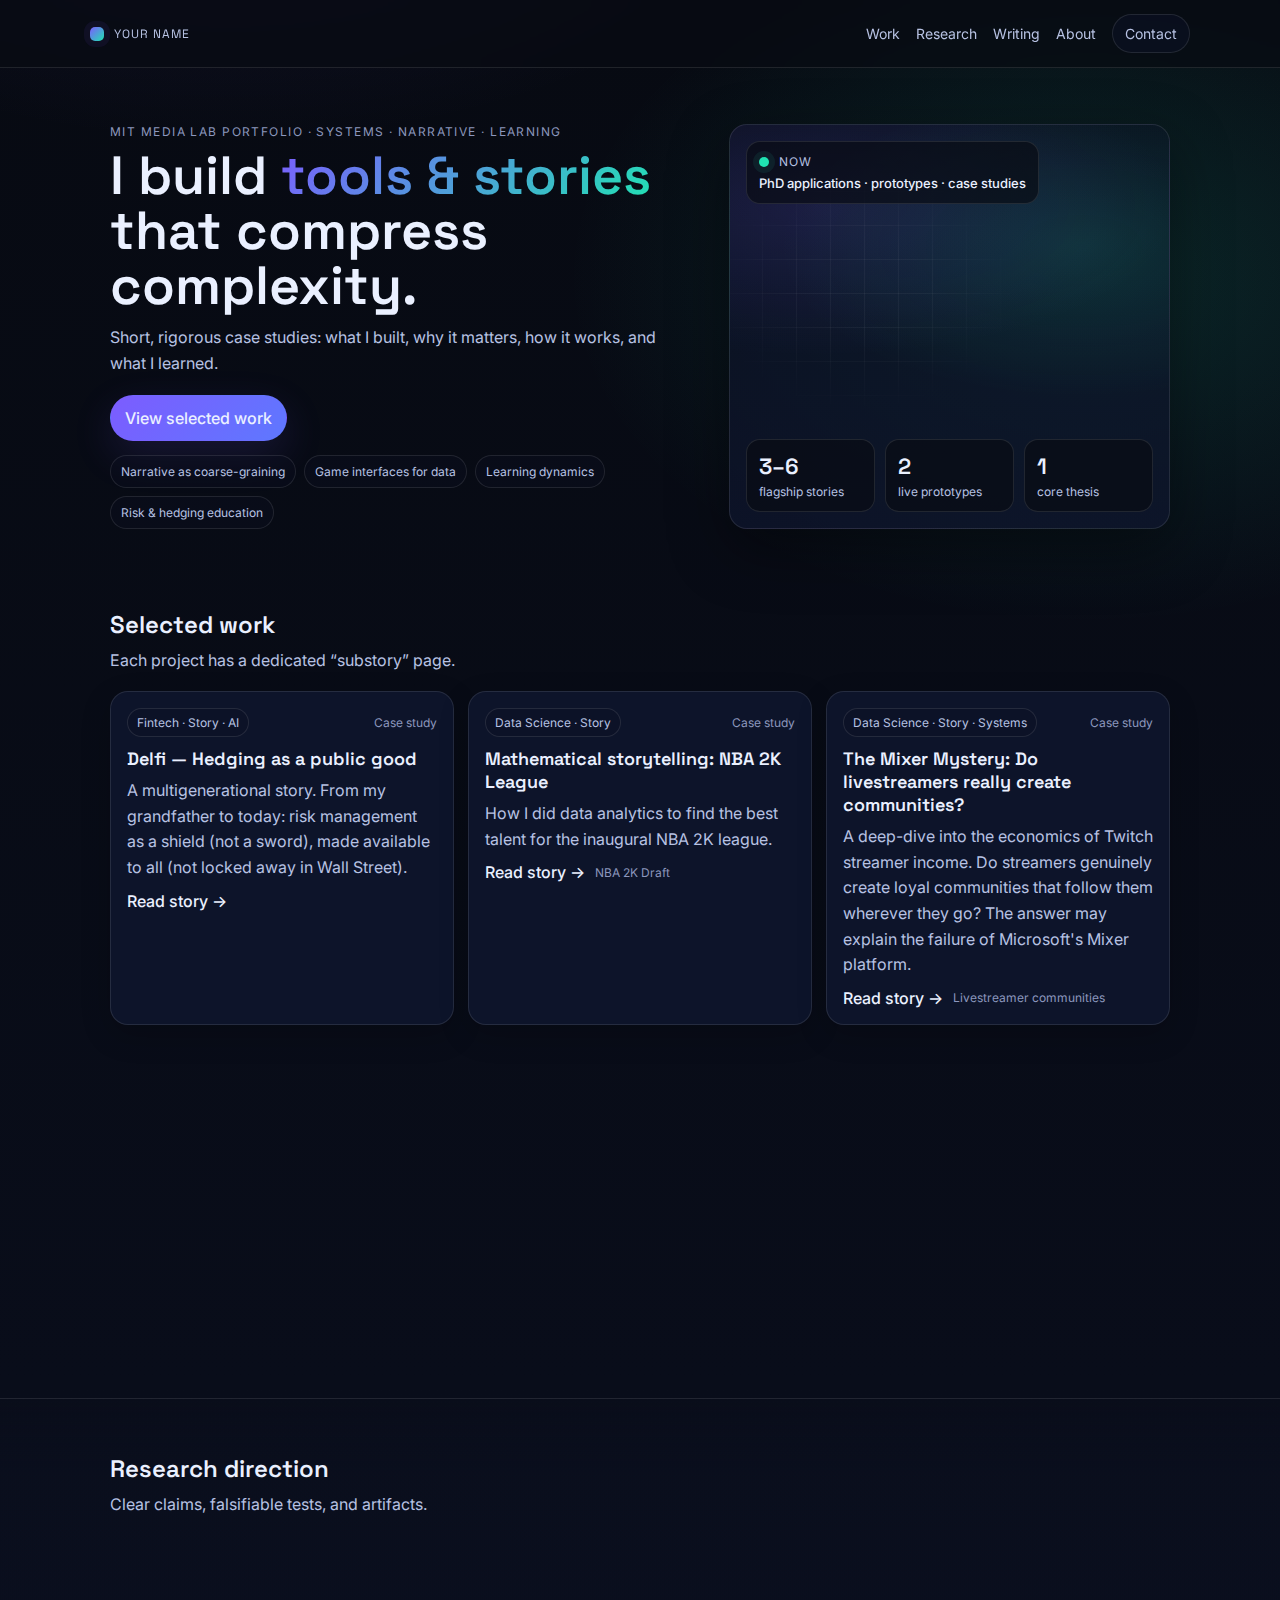
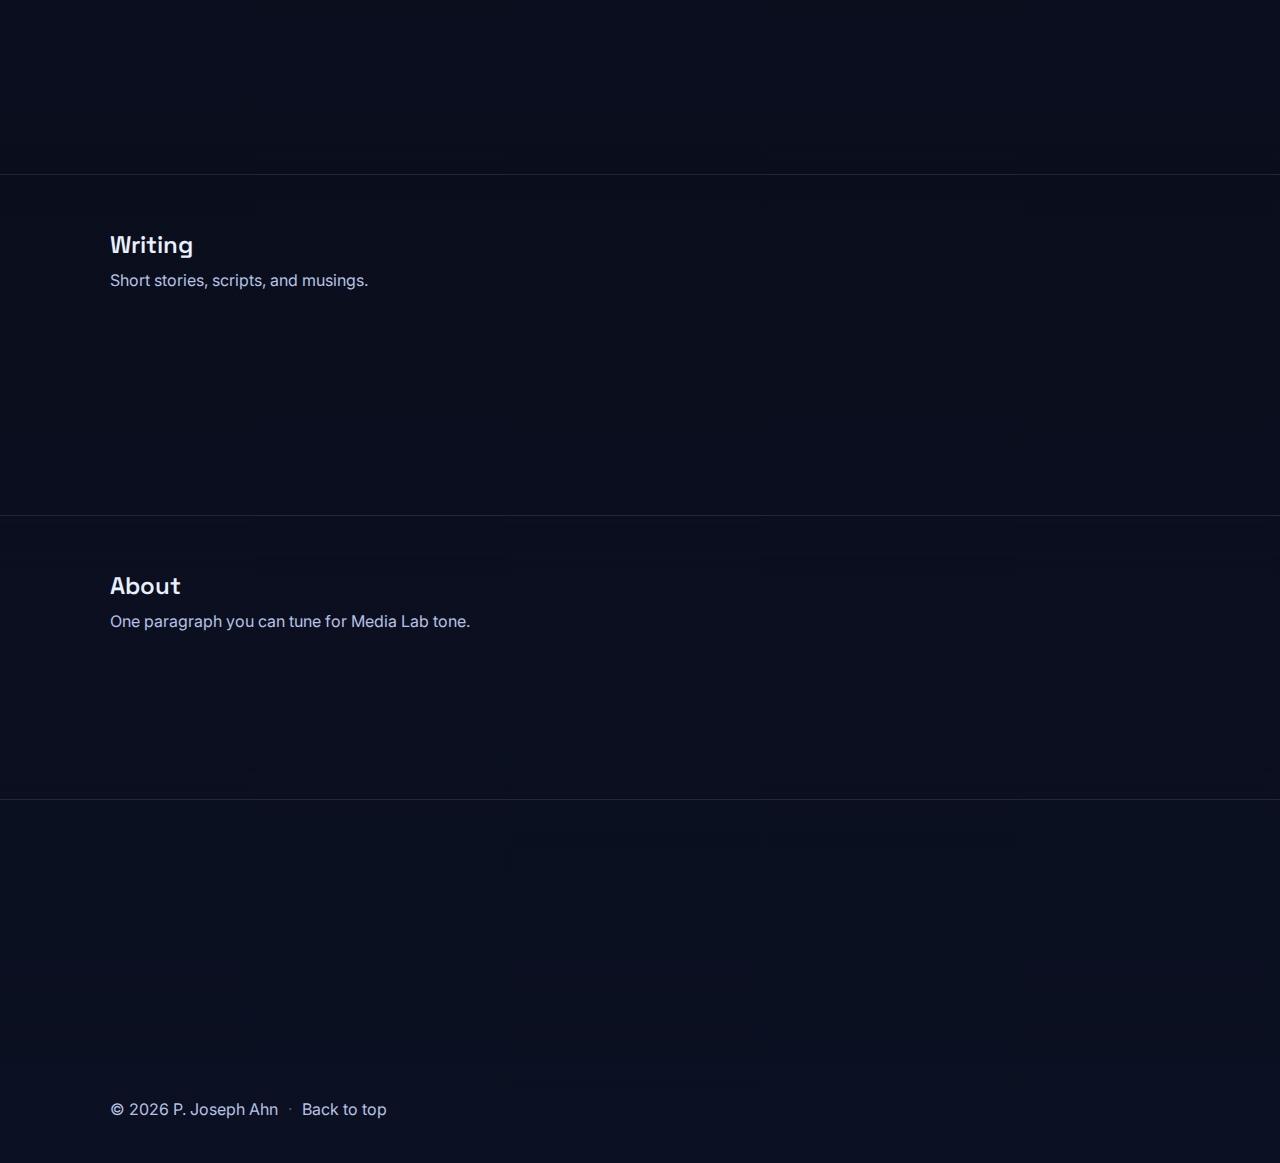
<file: index.html>
<!doctype html>
<html lang="en">
<head>
  <meta charset="utf-8" />
  <meta name="viewport" content="width=device-width,initial-scale=1" />
  <title>Your Name — Portfolio</title>
  <meta name="description" content="Designer-researcher portfolio: narrative systems, learning dynamics, and tool-building." />

  <!-- Social -->
  <meta property="og:title" content="P. Joseph Ahn — Portfolio" />
  <meta property="og:description" content="Designer-researcher portfolio: narrative systems, learning dynamics, and tool-building." />
  <meta property="og:type" content="website" />

  <!-- Fonts (swap if you want) -->
  <link rel="preconnect" href="https://fonts.googleapis.com">
  <link rel="preconnect" href="https://fonts.gstatic.com" crossorigin>
  <link href="https://fonts.googleapis.com/css2?family=Space+Grotesk:wght@400;500;600&family=Inter:wght@400;500;600&display=swap" rel="stylesheet">

  <link rel="stylesheet" href="./styles.css" />
</head>

<body>
  <a class="skip" href="#main">Skip to content</a>

  <header class="topbar">
    <div class="wrap topbar__inner">
      <a class="brand" href="./">
        <span class="brand__mark"></span>
        <span class="brand__text">YOUR NAME</span>
      </a>

      <nav class="nav">
        <a href="#work">Work</a>
        <a href="#research">Research</a>
        <a href="#writing">Writing</a>
        <a href="#about">About</a>
        <a class="nav__cta" href="#contact">Contact</a>
      </nav>
    </div>
  </header>

  <main id="main">
    <!-- HERO -->
    <section class="hero">
      <div class="wrap hero__inner">
        <div class="hero__copy">
          <p class="kicker">MIT Media Lab portfolio · systems · narrative · learning</p>
          <h1 class="hero__title">
            I build <span class="glow">tools & stories</span><br/>
            that compress complexity.
          </h1>
          <p class="hero__lede">
            Short, rigorous case studies: what I built, why it matters, how it works, and what I learned.
          </p>

          <div class="hero__actions">
            <a class="btn btn--primary" href="#work">View selected work</a>
          </div>

          <div class="chips" aria-label="Focus areas">
            <span class="chip">Narrative as coarse-graining</span>
            <span class="chip">Game interfaces for data</span>
            <span class="chip">Learning dynamics</span>
            <span class="chip">Risk & hedging education</span>
          </div>
        </div>

        <div class="hero__panel" role="img" aria-label="Abstract background panel">
          <div class="panel__grid"></div>
          <div class="panel__badge">
            <div class="badge__row">
              <span class="dot"></span>
              <span class="badge__label">Now</span>
            </div>
            <p class="badge__text">PhD applications · prototypes · case studies</p>
          </div>
          <div class="panel__stats">
            <div class="stat">
              <div class="stat__num">3–6</div>
              <div class="stat__label">flagship stories</div>
            </div>
            <div class="stat">
              <div class="stat__num">2</div>
              <div class="stat__label">live prototypes</div>
            </div>
            <div class="stat">
              <div class="stat__num">1</div>
              <div class="stat__label">core thesis</div>
            </div>
          </div>
        </div>
      </div>
    </section>

    <!-- WORK -->
    <section id="work" class="section">
      <div class="wrap">
        <div class="section__head">
          <h2>Selected work</h2>
          <p>Each project has a dedicated “substory” page.</p>
        </div>

        <div class="grid cards">
          <article class="card reveal">
            <div class="card__top">
              <span class="tag">Fintech · Story · AI</span>
              <span class="meta">Case study</span>
            </div>
            <h3>Delfi — Hedging as a public good</h3>
            <p>
              A multigenerational story. From my grandfather to today: risk management as a shield (not a sword), made available to all (not locked away in Wall Street).
            </p>
            <div class="card__actions">
              <a class="link" href="./stories/delfi/index.html">Read story →</a>
            </div>
          </article>

          <article class="card reveal">
            <div class="card__top">
              <span class="tag">Data Science · Story</span>
              <span class="meta">Case study</span>
            </div>
            <h3>Mathematical storytelling: NBA 2K League</h3>
            <p>
              How I did data analytics to find the best talent for the inaugural NBA 2K league.
            </p>
            <div class="card__actions">
              <a class="link" href="./stories/genji/index.html">Read story →</a>
              <span class="hint">NBA 2K Draft</span>
            </div>
          </article>

          <article class="card reveal">
            <div class="card__top">
              <span class="tag">Data Science · Story · Systems</span>
              <span class="meta">Case study</span>
            </div>
            <h3>The Mixer Mystery: Do livestreamers really create communities?</h3>
            <p>
              A deep-dive into the economics of Twitch streamer income. Do streamers genuinely create loyal communities that follow them wherever they go? The answer may explain the failure of Microsoft's Mixer platform.
            </p>
            <div class="card__actions">
              <a class="link" href="./stories/powerlaw/index.html">Read story →</a>
              <span class="hint">Livestreamer communities</span>
            </div>
          </article>

          <article class="card reveal">
            <div class="card__top">
              <span class="tag">Data Science · Story</span>
              <span class="meta">Case study</span>
            </div>
            <h3>Building data-science driven tools for Hearthstone players</h3>
            <p>
              What information can be drawn out of professional Hearthstone player decks, and how can we build tools to deliver insights in real-time? A path to worldwide #1
            </p>
            <div class="card__actions">
              <a class="link" href="./stories/hearthstone/index.html">Read story →</a>
              <span class="hint">"Card2Vec" - from spam filters to esports</span>
            </div>
          </article>


          <article class="card reveal">
            <div class="card__top">
              <span class="tag">Games · Research</span>
              <span class="meta">Prototype</span>
            </div>
            <h3>Narrative quest generator - WIP</h3>
            <p>
              A constrained simulation for testing narrative as efficient coarse-graining in complex systems.
            </p>
            <div class="card__actions">
              <a class="link" href="./stories/quest-generator.html">Read story →</a>
              <span class="hint">(create this page next)</span>
            </div>
          </article>

        </div>
      </div>
    </section>

    <!-- RESEARCH -->
    <section id="research" class="section section--alt">
      <div class="wrap">
        <div class="section__head">
          <h2>Research direction</h2>
          <p>Clear claims, falsifiable tests, and artifacts.</p>
        </div>

        <div class="grid two">
          <div class="panel reveal">
            <h3>Thesis</h3>
            <p>
              Narrative can act as an efficient compression / coarse-graining operator for far-from-equilibrium systems.
              The portfolio tests this with interactive interfaces and measurable prediction tasks.
            </p>
          </div>

          <div class="panel reveal">
            <h3>What I measure</h3>
            <ul class="list">
              <li>Compression vs predictive retention</li>
              <li>Human prediction accuracy vs model prediction accuracy</li>
              <li>Intervention studies (what narrative edits change outcomes?)</li>
              <li>Learning dynamics under constrained representations</li>
            </ul>
          </div>
        </div>
      </div>
    </section>

    <!-- WRITING -->
    <section id="writing" class="section">
      <div class="wrap">
        <div class="section__head">
          <h2>Writing</h2>
          <p>Short stories, scripts, and musings.</p>
        </div>

        <div class="stack">
          <a class="row reveal" href="./stories/writing-01.html">
            <div>
              <div class="row__title">Huldra: A Short Horror Film</div>
              <div class="row__meta">Short film script · 5 min read</div>
            </div>
            <span class="row__arrow">→</span>
          </a>

          <a class="row reveal" href="./stories/writing-02.html">
            <div>
              <div class="row__title">Narrative as a renormalization operator (toy models)</div>
              <div class="row__meta">Draft · 7 min read</div>
            </div>
            <span class="row__arrow">→</span>
          </a>
        </div>
      </div>
    </section>

    <!-- ABOUT -->
    <section id="about" class="section section--alt">
      <div class="wrap">
        <div class="section__head">
          <h2>About</h2>
          <p>One paragraph you can tune for Media Lab tone.</p>
        </div>

        <div class="panel reveal">
          <p>
            I’m a builder-researcher focused on the interface between mathematical structure and human narrative.
            I prototype interactive systems (often game-like) to test whether “story” can serve as a measurable,
            efficient representation for prediction and decision-making.
          </p>
        </div>
      </div>
    </section>

    <!-- CONTACT -->
    <section id="contact" class="section">
      <div class="wrap">
        <div class="cta reveal">
          <h2>Contact</h2>
          <p>Links below.</p>
          <div class="cta__actions">
            <a class="btn btn--ghost" href="https://github.com/pjahn89">GitHub</a>
            <a class="btn btn--ghost" href="https://www.linkedin.com/in/YOURUSERNAME/">LinkedIn</a>
          </div>
        </div>
      </div>
    </section>

    <footer class="footer">
      <div class="wrap footer__inner">
        <span>© <span id="y"></span> P. Joseph Ahn</span>
        <span class="footer__sep">·</span>
        <a href="#main">Back to top</a>
      </div>
    </footer>
  </main>

  <script src="./script.js"></script>
</body>
</html>
</file>
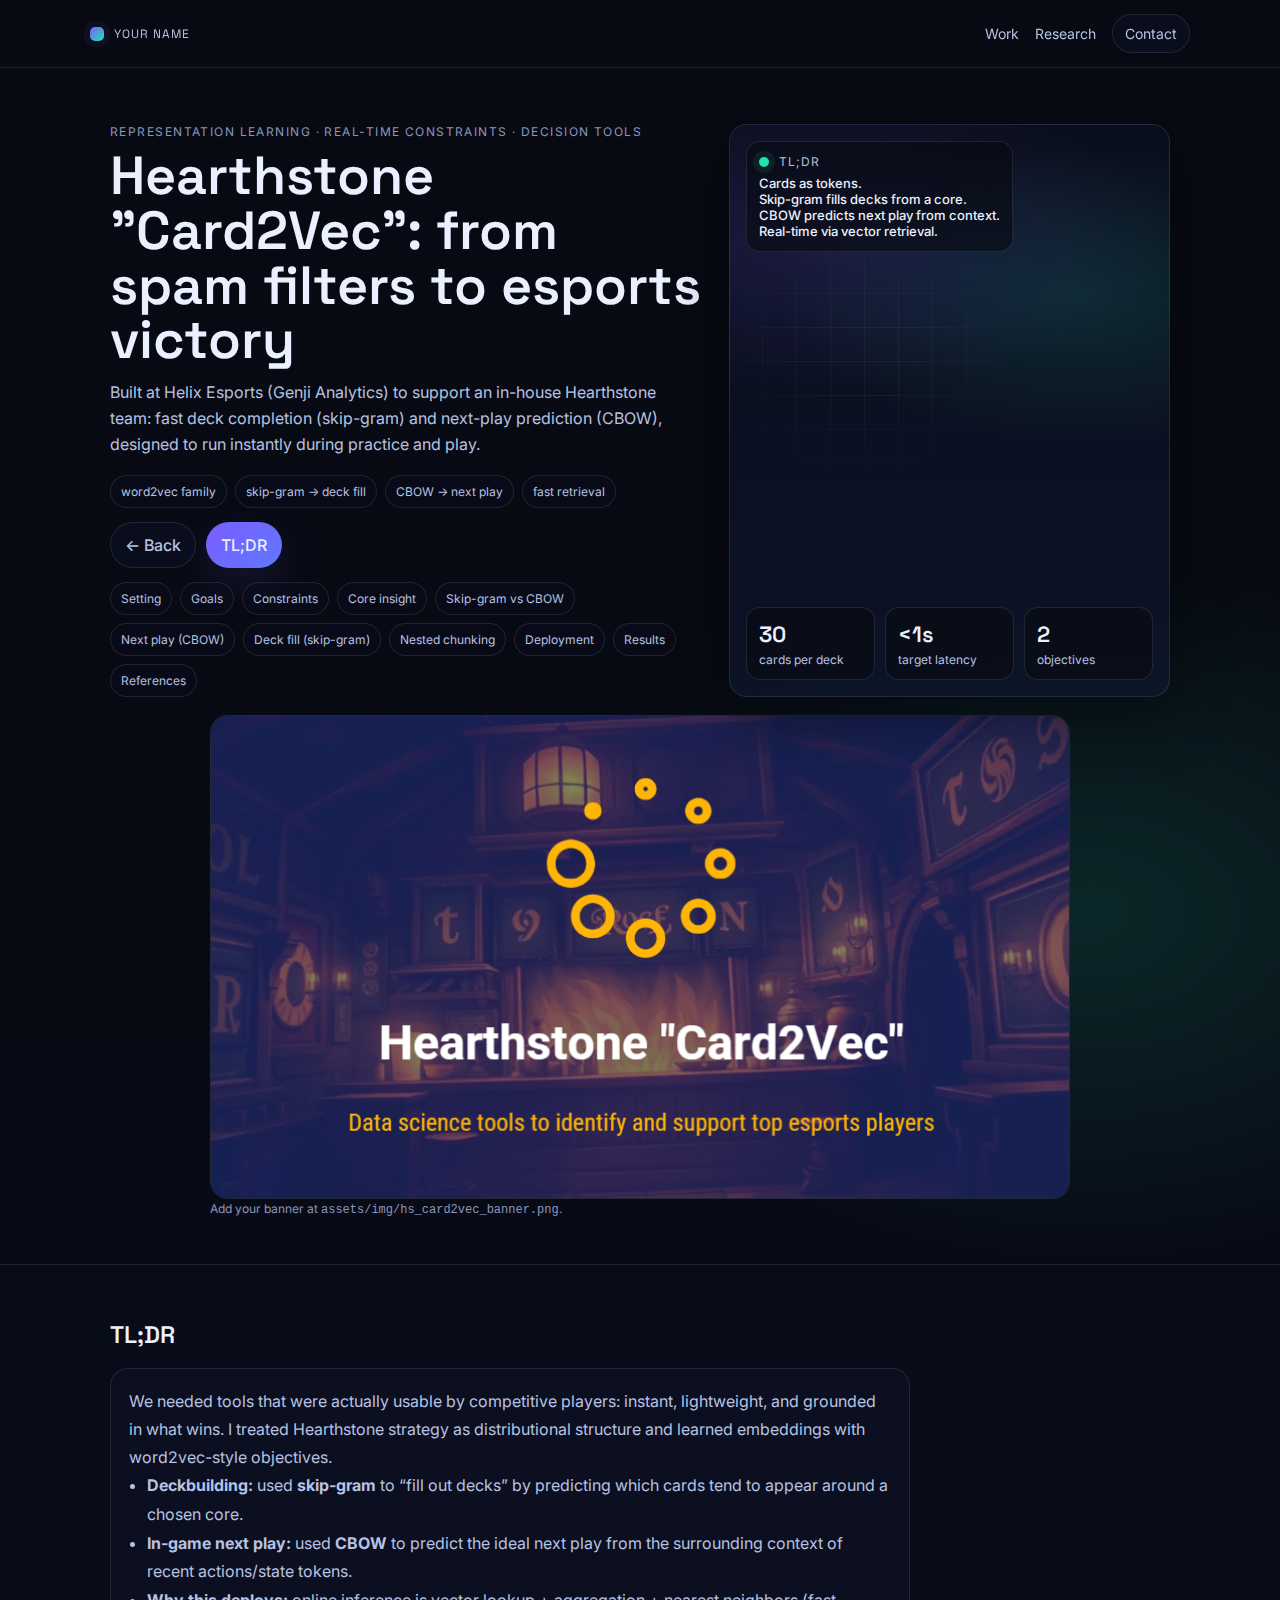
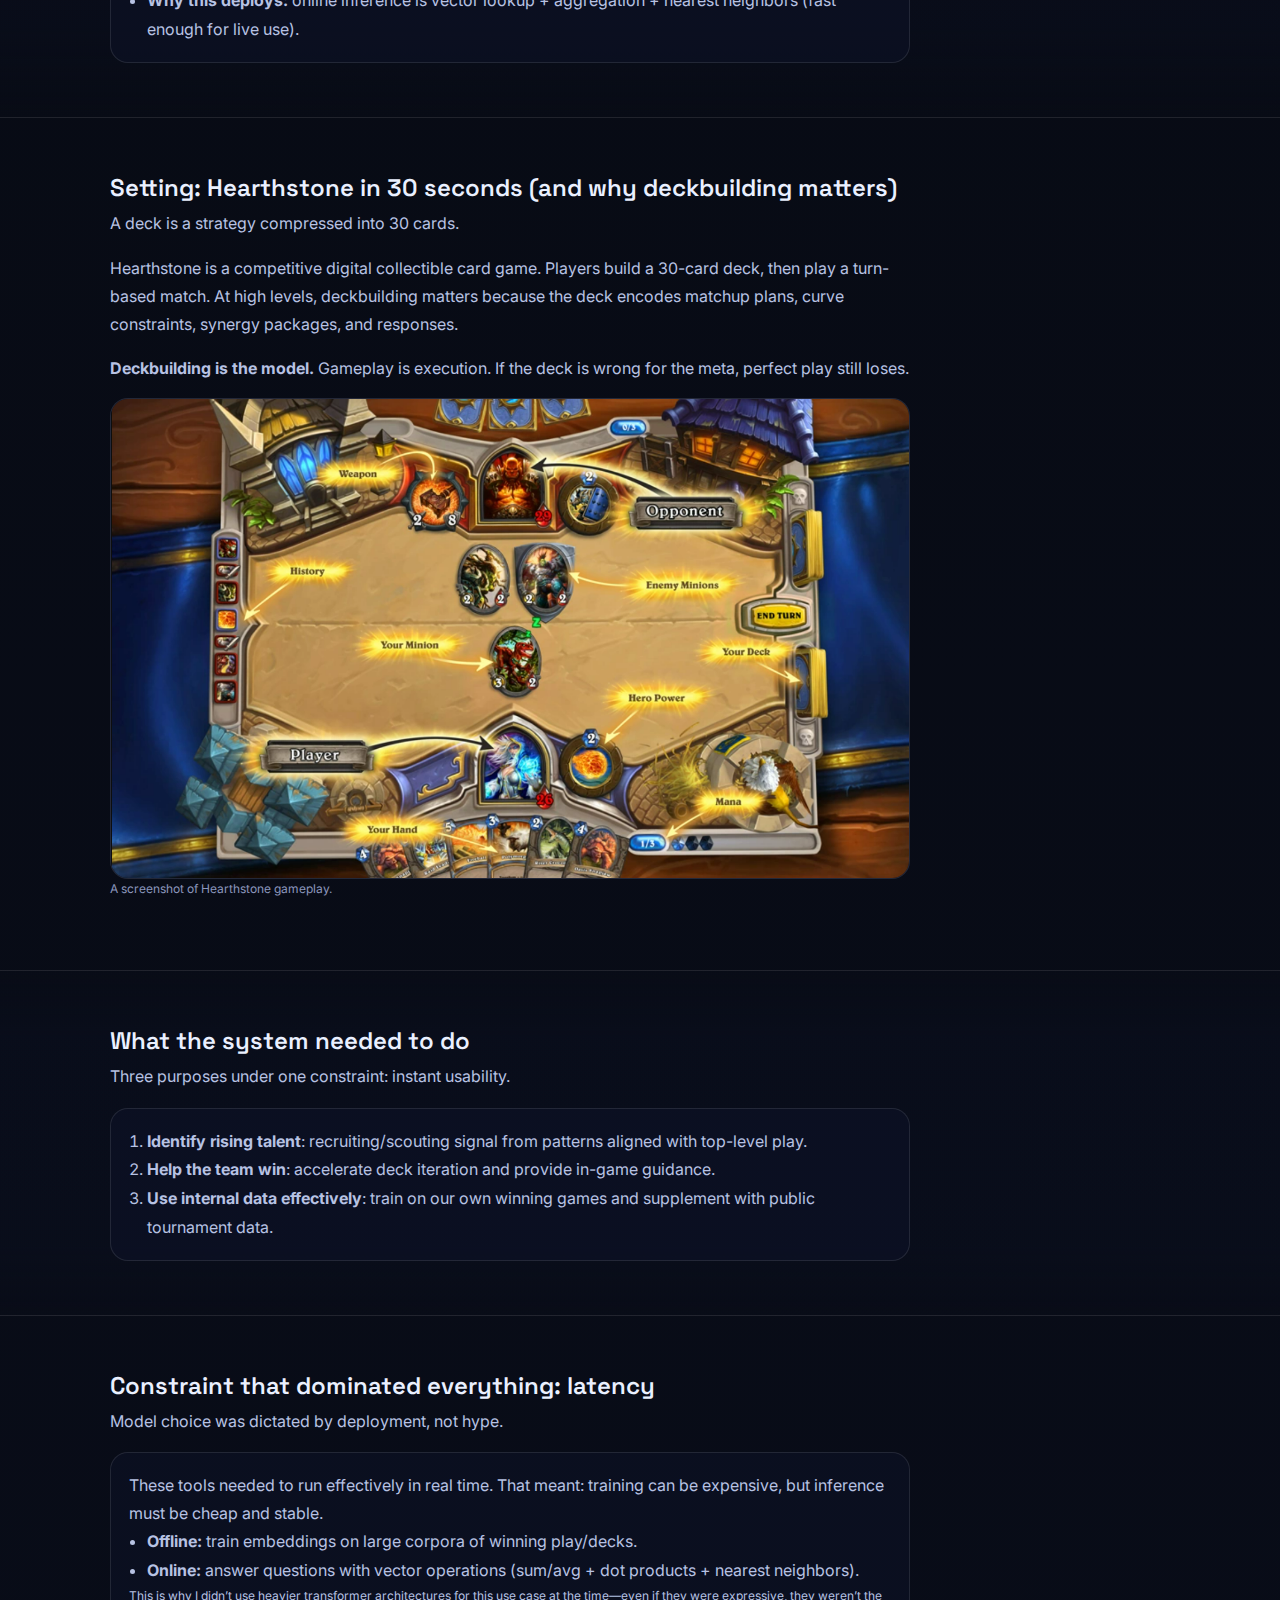
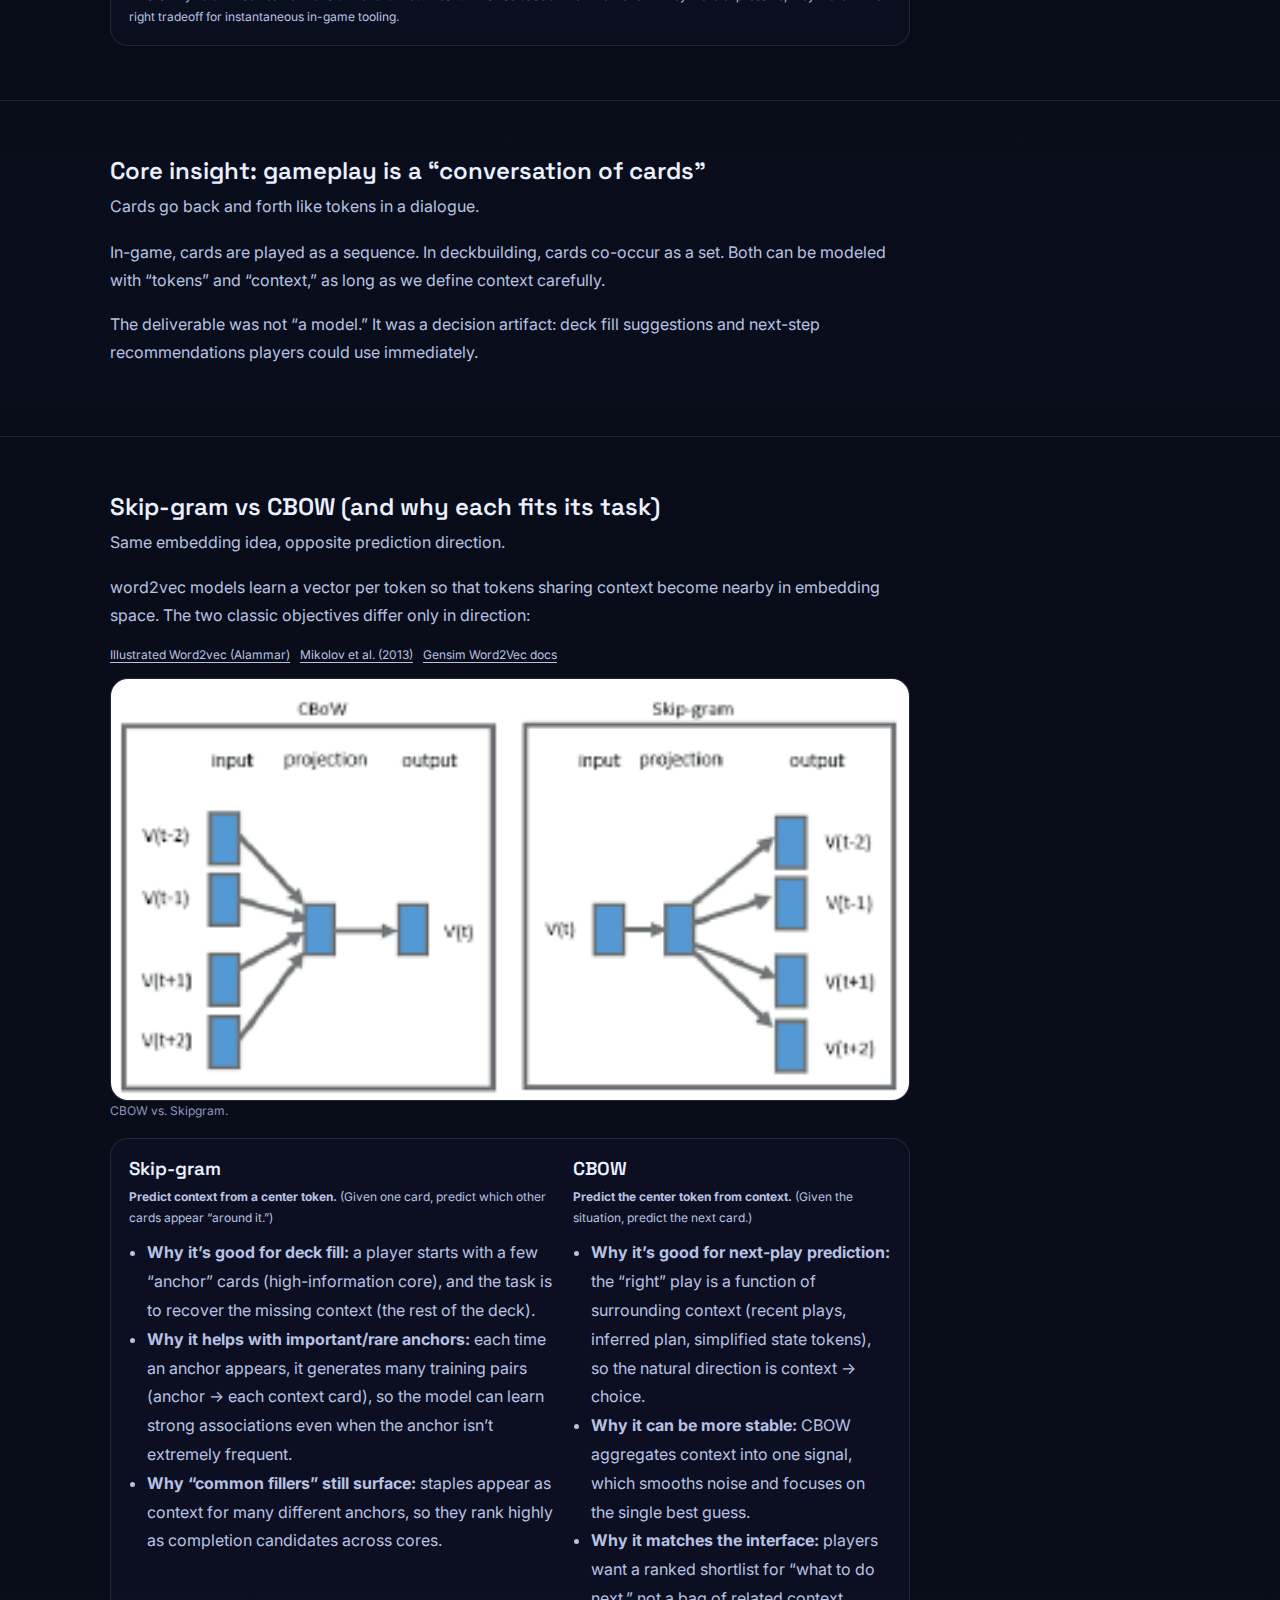
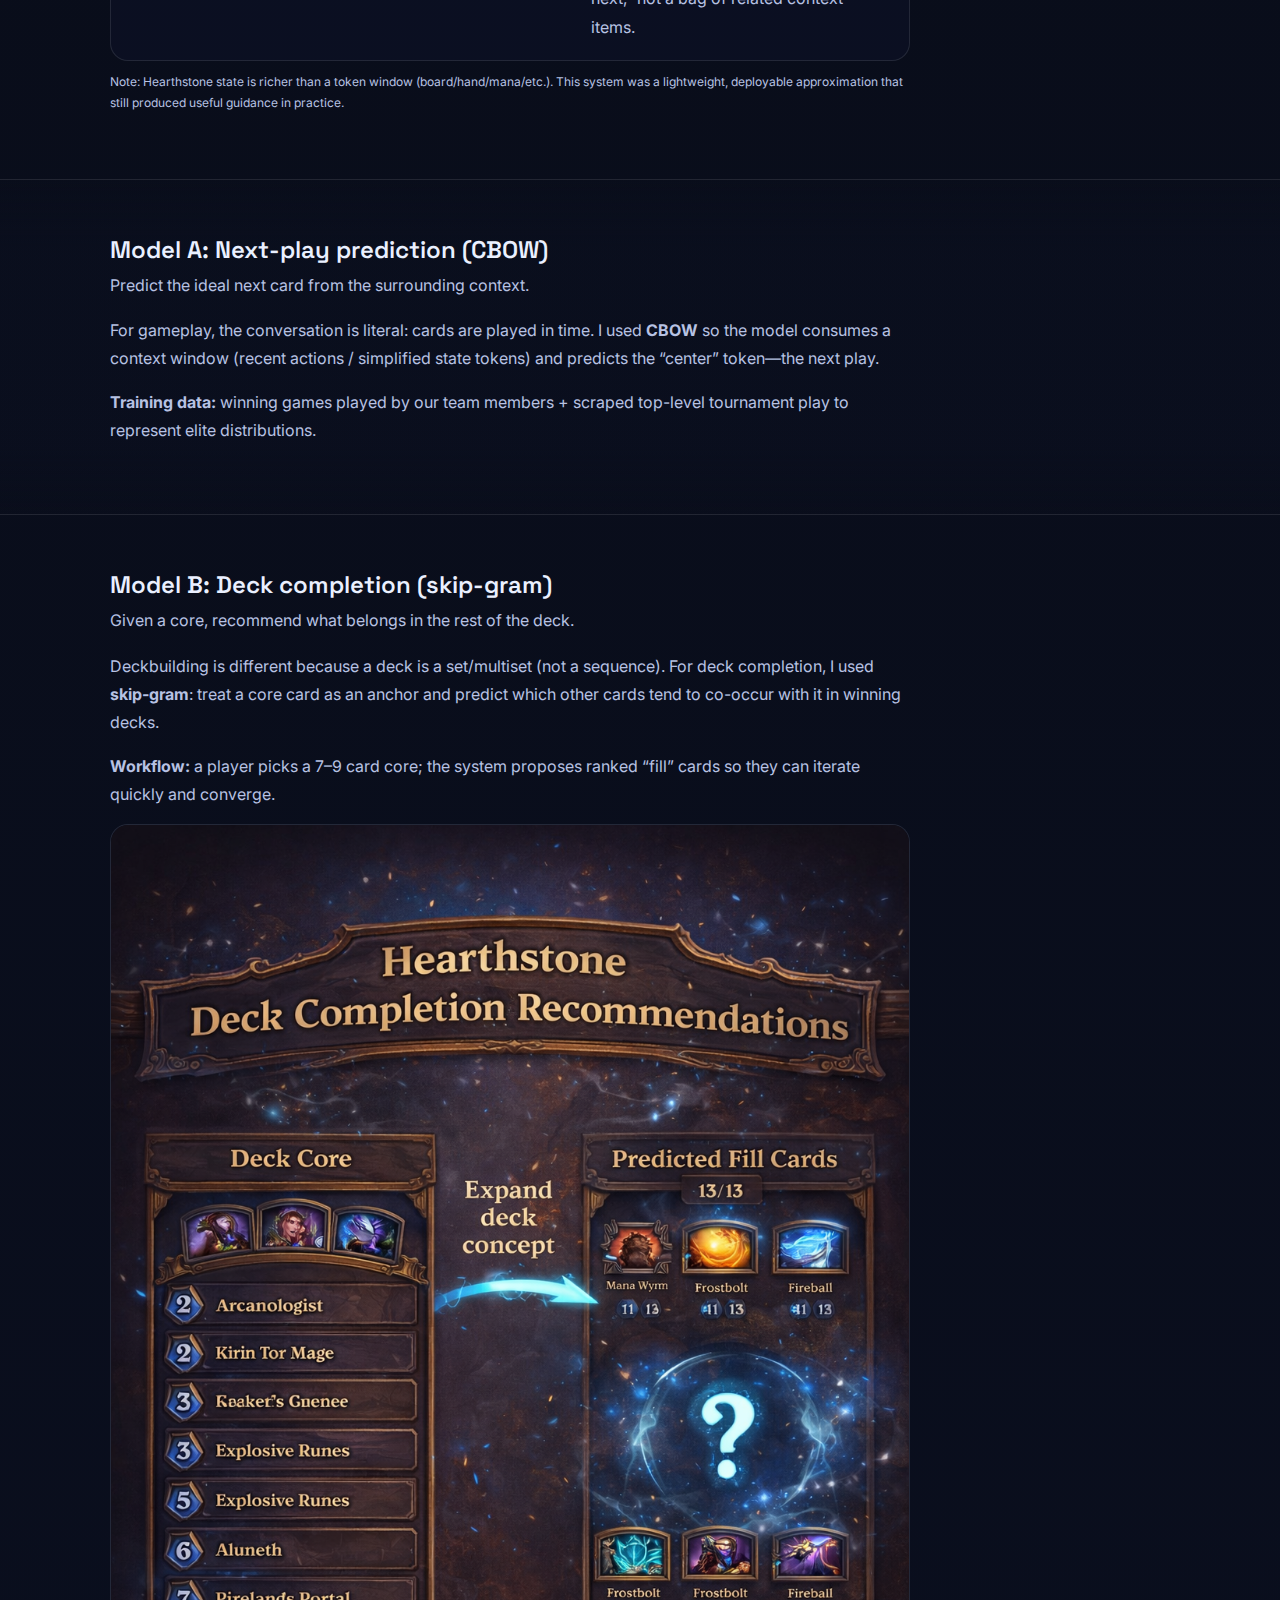
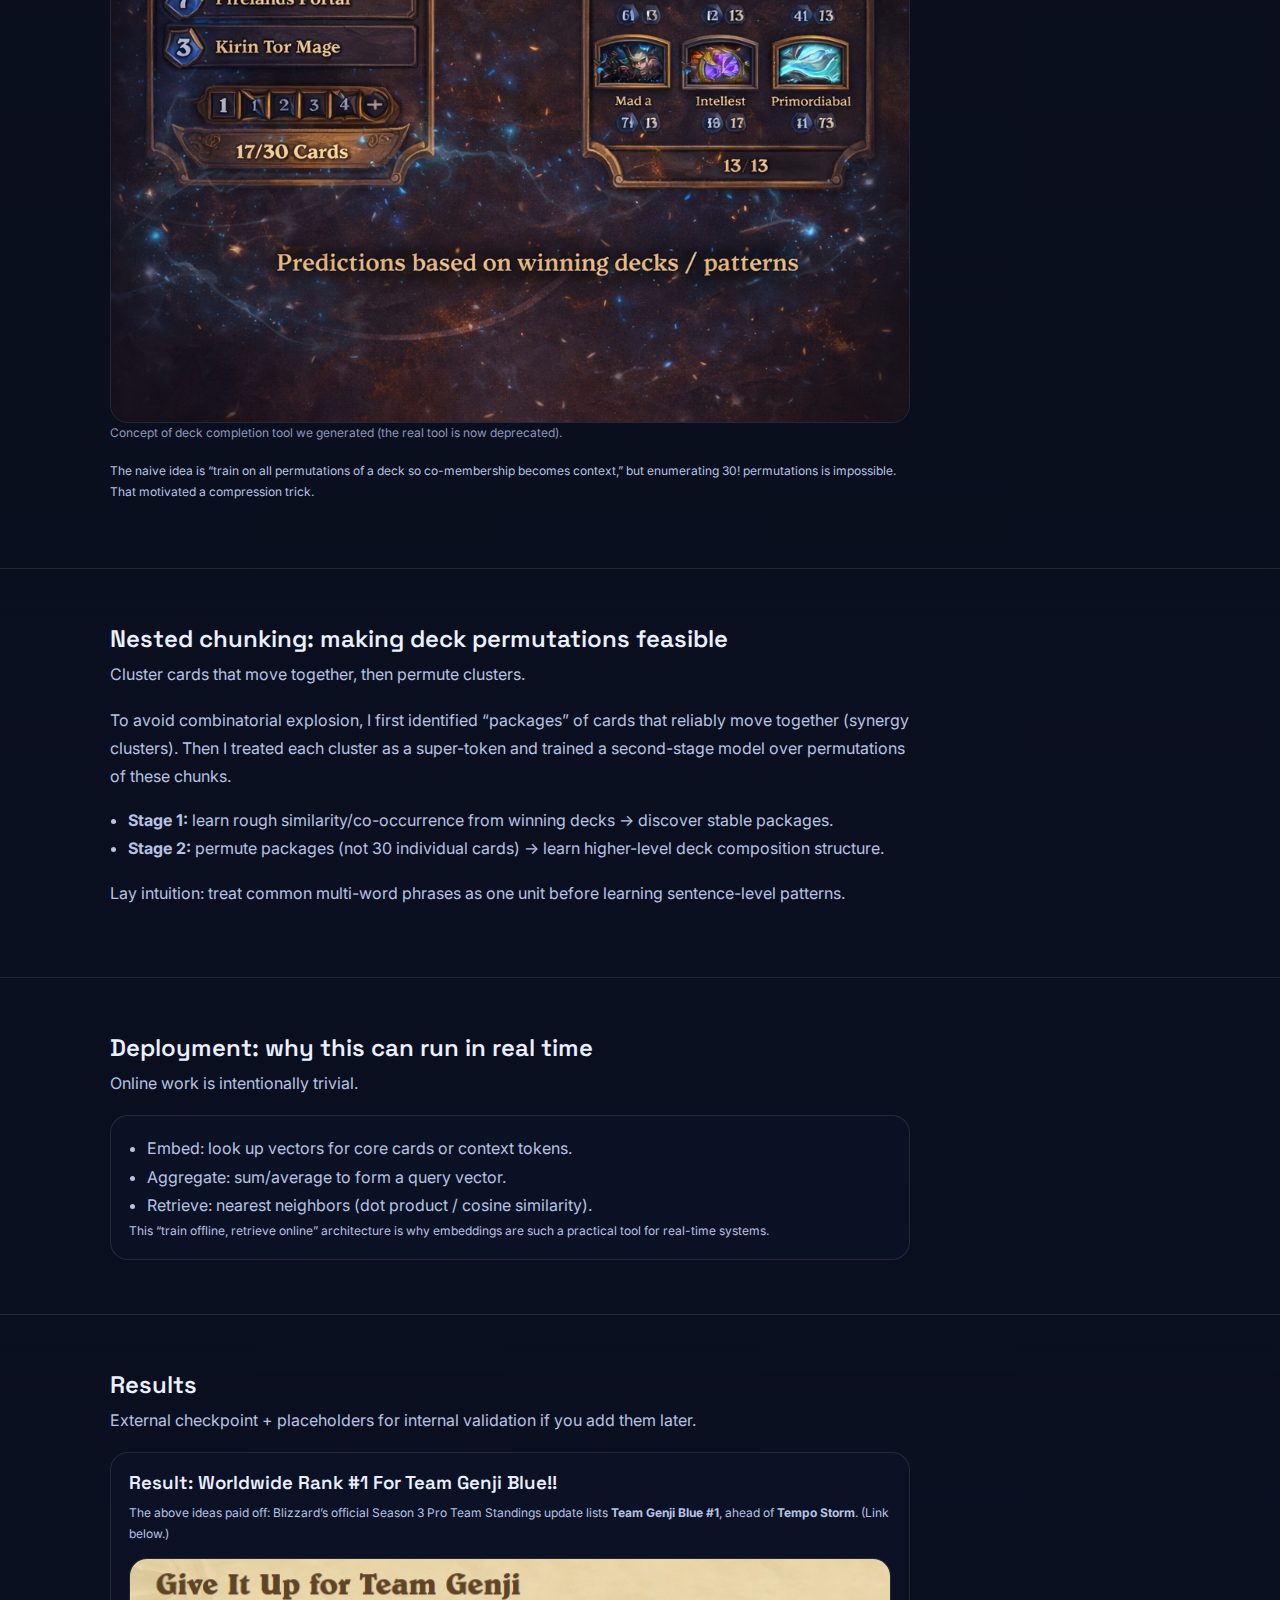
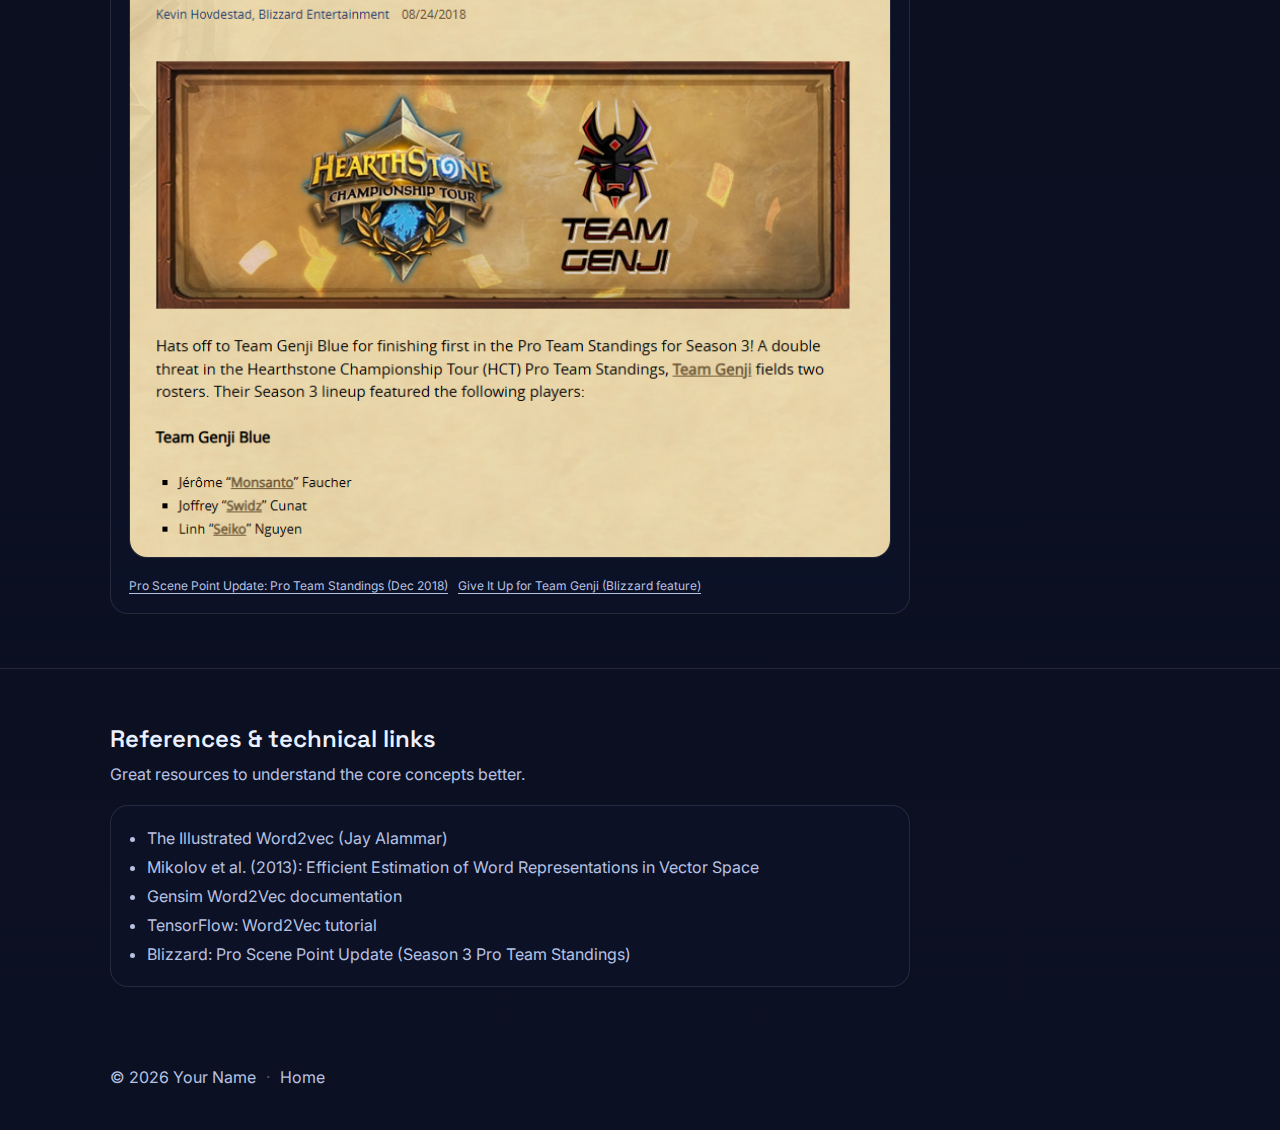
<file: stories/hearthstone/index.html>
<!doctype html>
<html lang="en">
<head>
  <meta charset="utf-8" />
  <meta name="viewport" content="width=device-width,initial-scale=1" />
  <title>Hearthstone "Card2Vec" — Fast embeddings for deckbuilding + next-play prediction</title>
  <meta name="description" content="At Helix Esports (Genji Analytics): word2vec-style embeddings trained on winning gameplay + top decks to enable instant deck completion and tactical guidance." />

  <meta property="og:title" content="Hearthstone Card2Vec — Fast embeddings for deckbuilding + next-play prediction" />
  <meta property="og:description" content="Skip-gram for deck fill; CBOW for next-play prediction. Built for real-time competitive constraints." />
  <meta property="og:type" content="website" />

  <link rel="preconnect" href="https://fonts.googleapis.com">
  <link rel="preconnect" href="https://fonts.gstatic.com" crossorigin>
  <link href="https://fonts.googleapis.com/css2?family=Space+Grotesk:wght@400;500;600&family=Inter:wght@400;500;600&display=swap" rel="stylesheet">

  <link rel="stylesheet" href="../../styles.css" />

  <!-- Small safety helpers so the page stays readable even if you tweak global CSS -->
  <style>
    .prose{ max-width: 80ch; }
    .prose p{ line-height: 1.75; color: var(--muted); }
    .mini{ color: var(--faint); font-size: 12px; line-height: 1.6; }
    .links{ display:flex; flex-wrap:wrap; gap:10px; }
    .links a{ text-decoration: underline; text-underline-offset: 3px; color: var(--muted); }
    .links a:hover{ color: var(--text); }

    .toc{ display:flex; flex-wrap:wrap; gap:8px; margin-top:14px; }
    .toc__item{
      font-size:12px; padding:8px 10px; border-radius:999px;
      border:1px solid var(--line); background:#0b102255; color: var(--muted);
    }
    .toc__item:hover{ color: var(--text); border-color:#ffffff33; }

    .two-col{ display:grid; grid-template-columns: 1.15fr .85fr; gap:14px; }
    @media (max-width: 980px){ .two-col{ grid-template-columns: 1fr; } }

    .codeblock{
      margin: 10px 0 0; padding: 12px;
      border-radius: var(--radius);
      border: 1px solid var(--line);
      background: #070A12aa;
      overflow-x: auto;
    }
    .codeblock code{ color: #cfd6ff; font-size: 12px; line-height: 1.5; }
  </style>
</head>

<body>
  <header class="topbar">
    <div class="wrap topbar__inner">
      <a class="brand" href="../../">
        <span class="brand__mark"></span>
        <span class="brand__text">YOUR NAME</span>
      </a>
      <nav class="nav">
        <a href="../../#work">Work</a>
        <a href="../../#research">Research</a>
        <a class="nav__cta" href="../../#contact">Contact</a>
      </nav>
    </div>
  </header>

  <main>
    <!-- HERO -->
    <section class="hero">
      <div class="wrap hero__inner">
        <div class="hero__copy">
          <p class="kicker">Representation learning · Real-time constraints · Decision tools</p>
          <h1 class="hero__title">Hearthstone "Card2Vec": from spam filters to esports victory</h1>
          <p class="hero__lede">
            Built at Helix Esports (Genji Analytics) to support an in-house Hearthstone team:
            fast deck completion (skip-gram) and next-play prediction (CBOW), designed to run instantly during practice and play.
          </p>

          <div class="chips">
            <span class="chip">word2vec family</span>
            <span class="chip">skip-gram → deck fill</span>
            <span class="chip">CBOW → next play</span>
            <span class="chip">fast retrieval</span>
          </div>

          <div class="hero__actions" style="margin-top:14px">
            <a class="btn btn--ghost" href="../../#work">← Back</a>
            <a class="btn btn--primary" href="#tldr">TL;DR</a>
          </div>

          <div class="toc">
            <a class="toc__item" href="#setting">Setting</a>
            <a class="toc__item" href="#goals">Goals</a>
            <a class="toc__item" href="#constraints">Constraints</a>
            <a class="toc__item" href="#insight">Core insight</a>
            <a class="toc__item" href="#word2vec">Skip-gram vs CBOW</a>
            <a class="toc__item" href="#modelA">Next play (CBOW)</a>
            <a class="toc__item" href="#modelB">Deck fill (skip-gram)</a>
            <a class="toc__item" href="#nested">Nested chunking</a>
            <a class="toc__item" href="#deploy">Deployment</a>
            <a class="toc__item" href="#results">Results</a>
            <a class="toc__item" href="#refs">References</a>
          </div>
        </div>

        <div class="hero__panel">
          <div class="panel__grid"></div>

          <div class="panel__badge">
            <div class="badge__row">
              <span class="dot"></span>
              <span class="badge__label">TL;DR</span>
            </div>
            <p class="badge__text">
              Cards as tokens.<br/>
              Skip-gram fills decks from a core.<br/>
              CBOW predicts next play from context.<br/>
              Real-time via vector retrieval.
            </p>
          </div>

          <div class="panel__stats">
            <div class="stat">
              <div class="stat__num">30</div>
              <div class="stat__label">cards per deck</div>
            </div>
            <div class="stat">
              <div class="stat__num">&lt;1s</div>
              <div class="stat__label">target latency</div>
            </div>
            <div class="stat">
              <div class="stat__num">2</div>
              <div class="stat__label">objectives</div>
            </div>
          </div>
        </div>
      </div>

      <!-- IMAGE SLOT: Banner (you will provide) -->
      <!-- Put your banner at: assets/img/hs_card2vec_banner.png -->
      <div class="wrap" style="margin-top:18px">
        <figure class="figure figure--narrow figure--frame">
          <img src="../../assets/img/hs_card2vec_banner.png" alt="Hearthstone card2vec banner" />
          <figcaption class="mini">Add your banner at <code>assets/img/hs_card2vec_banner.png</code>.</figcaption>
        </figure>
      </div>
    </section>

    <!-- TL;DR -->
    <section id="tldr" class="section section--alt">
      <div class="wrap">
        <div class="section__head">
          <h2>TL;DR</h2>
        </div>

        <div class="panel prose">
          <p>
            We needed tools that were actually usable by competitive players: instant, lightweight, and grounded in what wins.
            I treated Hearthstone strategy as distributional structure and learned embeddings with word2vec-style objectives.
          </p>

          <ul class="list">
            <li><strong>Deckbuilding:</strong> used <strong>skip-gram</strong> to “fill out decks” by predicting which cards tend to appear around a chosen core.</li>
            <li><strong>In-game next play:</strong> used <strong>CBOW</strong> to predict the ideal next play from the surrounding context of recent actions/state tokens.</li>
            <li><strong>Why this deploys:</strong> online inference is vector lookup + aggregation + nearest neighbors (fast enough for live use).</li>
          </ul>
        </div>
      </div>
    </section>

    <!-- Setting -->
    <section id="setting" class="section">
      <div class="wrap">
        <div class="section__head">
          <h2>Setting: Hearthstone in 30 seconds (and why deckbuilding matters)</h2>
          <p>A deck is a strategy compressed into 30 cards.</p>
        </div>

        <div class="prose">
          <p>
            Hearthstone is a competitive digital collectible card game. Players build a 30-card deck, then play a turn-based match.
            At high levels, deckbuilding matters because the deck encodes matchup plans, curve constraints, synergy packages, and responses.
          </p>

          <p class="callout">
            <strong>Deckbuilding is the model.</strong> Gameplay is execution. If the deck is wrong for the meta, perfect play still loses.
          </p>

          <!-- IMAGE SLOT: Hearthstone gameplay -->
          <!-- Add: assets/img/hs_gameplay.png -->
          <figure class="figure figure--narrow figure--contain">
            <img src="../../assets/img/hs_gameplay.png" alt="Hearthstone gameplay placeholder" />
            <figcaption class="mini">A screenshot of Hearthstone gameplay</code>.</figcaption>
          </figure>
        </div>
      </div>
    </section>

    <!-- Goals -->
    <section id="goals" class="section section--alt">
      <div class="wrap">
        <div class="section__head">
          <h2>What the system needed to do</h2>
          <p>Three purposes under one constraint: instant usability.</p>
        </div>

        <div class="panel prose">
          <ol class="list">
            <li><strong>Identify rising talent</strong>: recruiting/scouting signal from patterns aligned with top-level play.</li>
            <li><strong>Help the team win</strong>: accelerate deck iteration and provide in-game guidance.</li>
            <li><strong>Use internal data effectively</strong>: train on our own winning games and supplement with public tournament data.</li>
          </ol>
        </div>
      </div>
    </section>

    <!-- Constraints -->
    <section id="constraints" class="section">
      <div class="wrap">
        <div class="section__head">
          <h2>Constraint that dominated everything: latency</h2>
          <p>Model choice was dictated by deployment, not hype.</p>
        </div>

        <div class="panel prose">
          <p>
            These tools needed to run effectively in real time. That meant:
            training can be expensive, but inference must be cheap and stable.
          </p>
          <ul class="list">
            <li><strong>Offline:</strong> train embeddings on large corpora of winning play/decks.</li>
            <li><strong>Online:</strong> answer questions with vector operations (sum/avg + dot products + nearest neighbors).</li>
          </ul>

          <p class="mini">
            This is why I didn’t use heavier transformer architectures for this use case at the time—even if they were expressive,
            they weren’t the right tradeoff for instantaneous in-game tooling.
          </p>
        </div>
      </div>
    </section>

    <!-- Insight -->
    <section id="insight" class="section section--alt">
      <div class="wrap">
        <div class="section__head">
          <h2>Core insight: gameplay is a “conversation of cards”</h2>
          <p>Cards go back and forth like tokens in a dialogue.</p>
        </div>

        <div class="prose">
          <p>
            In-game, cards are played as a sequence. In deckbuilding, cards co-occur as a set.
            Both can be modeled with “tokens” and “context,” as long as we define context carefully.
          </p>

          <p class="callout">
            The deliverable was not “a model.” It was a decision artifact: deck fill suggestions and next-step recommendations players could use immediately.
          </p>
        </div>
      </div>
    </section>

    <!-- Skip-gram vs CBOW -->
    <section id="word2vec" class="section">
      <div class="wrap">
        <div class="section__head">
          <h2>Skip-gram vs CBOW (and why each fits its task)</h2>
          <p>Same embedding idea, opposite prediction direction.</p>
        </div>

        <div class="prose">
          <p>
            word2vec models learn a vector per token so that tokens sharing context become nearby in embedding space.
            The two classic objectives differ only in direction:
          </p>

          <div class="links mini">
            <a href="https://jalammar.github.io/illustrated-word2vec/" target="_blank" rel="noopener noreferrer">Illustrated Word2vec (Alammar)</a>
            <a href="https://arxiv.org/abs/1301.3781" target="_blank" rel="noopener noreferrer">Mikolov et al. (2013)</a>
            <a href="https://radimrehurek.com/gensim/models/word2vec.html" target="_blank" rel="noopener noreferrer">Gensim Word2Vec docs</a>
          </div>

          <!-- IMAGE SLOT: Skip-gram vs CBOW diagram -->
          <!-- Add: assets/img/word2vec_skipgram_cbow.png -->
          <figure class="figure figure--narrow figure--contain">
            <img src="../../assets/img/word2vec_skipgram_cbow.png" alt="Skip-gram vs CBOW diagram placeholder" />
            <figcaption class="mini">CBOW vs. Skipgram</code>.</figcaption>
          </figure>

          <div class="panel">
            <div class="two-col">
              <div>
                <h3 style="margin:0 0 6px; font-family: var(--font-display); font-weight:600;">Skip-gram</h3>
                <p class="mini" style="margin:0 0 10px;">
                  <strong>Predict context from a center token.</strong>
                  (Given one card, predict which other cards appear “around it.”)
                </p>
                <ul class="list">
                  <li><strong>Why it’s good for deck fill:</strong> a player starts with a few “anchor” cards (high-information core), and the task is to recover the missing context (the rest of the deck).</li>
                  <li><strong>Why it helps with important/rare anchors:</strong> each time an anchor appears, it generates many training pairs (anchor → each context card), so the model can learn strong associations even when the anchor isn’t extremely frequent.</li>
                  <li><strong>Why “common fillers” still surface:</strong> staples appear as context for many different anchors, so they rank highly as completion candidates across cores.</li>
                </ul>
              </div>

              <div>
                <h3 style="margin:0 0 6px; font-family: var(--font-display); font-weight:600;">CBOW</h3>
                <p class="mini" style="margin:0 0 10px;">
                  <strong>Predict the center token from context.</strong>
                  (Given the situation, predict the next card.)
                </p>
                <ul class="list">
                  <li><strong>Why it’s good for next-play prediction:</strong> the “right” play is a function of surrounding context (recent plays, inferred plan, simplified state tokens), so the natural direction is context → choice.</li>
                  <li><strong>Why it can be more stable:</strong> CBOW aggregates context into one signal, which smooths noise and focuses on the single best guess.</li>
                  <li><strong>Why it matches the interface:</strong> players want a ranked shortlist for “what to do next,” not a bag of related context items.</li>
                </ul>
              </div>
            </div>
          </div>

          <p class="mini" style="margin-top:10px;">
            Note: Hearthstone state is richer than a token window (board/hand/mana/etc.). This system was a lightweight, deployable approximation
            that still produced useful guidance in practice.
          </p>
        </div>
      </div>
    </section>

    <!-- Model A: Next play (CBOW) -->
    <section id="modelA" class="section section--alt">
      <div class="wrap">
        <div class="section__head">
          <h2>Model A: Next-play prediction (CBOW)</h2>
          <p>Predict the ideal next card from the surrounding context.</p>
        </div>

        <div class="prose">
          <p>
            For gameplay, the conversation is literal: cards are played in time.
            I used <strong>CBOW</strong> so the model consumes a context window (recent actions / simplified state tokens)
            and predicts the “center” token—the next play.
          </p>

          <p class="callout">
            <strong>Training data:</strong> winning games played by our team members + scraped top-level tournament play to represent elite distributions.
          </p>


        </div>
      </div>
    </section>

    <!-- Model B: Deck fill (Skip-gram) -->
    <section id="modelB" class="section">
      <div class="wrap">
        <div class="section__head">
          <h2>Model B: Deck completion (skip-gram)</h2>
          <p>Given a core, recommend what belongs in the rest of the deck.</p>
        </div>

        <div class="prose">
          <p>
            Deckbuilding is different because a deck is a set/multiset (not a sequence).
            For deck completion, I used <strong>skip-gram</strong>: treat a core card as an anchor and predict which other cards tend to co-occur with it
            in winning decks.
          </p>

          <p class="callout">
            <strong>Workflow:</strong> a player picks a 7–9 card core; the system proposes ranked “fill” cards so they can iterate quickly and converge.
          </p>

          <!-- IMAGE SLOT: deck completion UI -->
          <!-- Add: assets/img/hs_deck_completion.png -->
          <figure class="figure figure--narrow figure--contain">
            <img src="../../assets/img/hs_deck_completion.png" alt="Deck completion UI placeholder" />
            <figcaption class="mini">Concept of deck completion tool we generated (the real tool is now deprecated)</code>.</figcaption>
          </figure>

          <p class="mini">
            The naive idea is “train on all permutations of a deck so co-membership becomes context,” but enumerating 30! permutations is impossible.
            That motivated a compression trick.
          </p>
        </div>
      </div>
    </section>

    <!-- Nested chunking -->
    <section id="nested" class="section section--alt">
      <div class="wrap">
        <div class="section__head">
          <h2>Nested chunking: making deck permutations feasible</h2>
          <p>Cluster cards that move together, then permute clusters.</p>
        </div>

        <div class="prose">
          <p>
            To avoid combinatorial explosion, I first identified “packages” of cards that reliably move together (synergy clusters).
            Then I treated each cluster as a super-token and trained a second-stage model over permutations of these chunks.
          </p>

          <ul class="list">
            <li><strong>Stage 1:</strong> learn rough similarity/co-occurrence from winning decks → discover stable packages.</li>
            <li><strong>Stage 2:</strong> permute packages (not 30 individual cards) → learn higher-level deck composition structure.</li>
          </ul>

          <p class="callout">
            Lay intuition: treat common multi-word phrases as one unit before learning sentence-level patterns.
          </p>
        </div>
      </div>
    </section>

    <!-- Deployment -->
    <section id="deploy" class="section">
      <div class="wrap">
        <div class="section__head">
          <h2>Deployment: why this can run in real time</h2>
          <p>Online work is intentionally trivial.</p>
        </div>

        <div class="panel prose">
          <ul class="list">
            <li>Embed: look up vectors for core cards or context tokens.</li>
            <li>Aggregate: sum/average to form a query vector.</li>
            <li>Retrieve: nearest neighbors (dot product / cosine similarity).</li>
          </ul>

          <p class="mini">
            This “train offline, retrieve online” architecture is why embeddings are such a practical tool for real-time systems.
          </p>
        </div>
      </div>
    </section>

    <!-- Results -->
    <section id="results" class="section section--alt">
      <div class="wrap">
        <div class="section__head">
          <h2>Results</h2>
          <p>External checkpoint + placeholders for internal validation if you add them later.</p>
        </div>

        <div class="prose">
          <div class="panel">
            <h3 style="margin:0 0 8px; font-family: var(--font-display); font-weight:600;">Result: Worldwide Rank #1 For Team Genji Blue!!</h3>
            <p class="mini" style="margin:0;">
              The above ideas paid off: Blizzard’s official Season 3 Pro Team Standings update lists <strong>Team Genji Blue #1</strong>, ahead of <strong>Tempo Storm</strong>.
              (Link below.)
            </p>

          <figure class="figure figure--narrow figure--contain">
            <img src="../../assets/img/team_genji_worldwide_rank1.png" alt="Team Genji Blue Worldwide #1!" />
          </figure>

            <div class="links mini" style="margin-top:10px;">
              <a href="https://playhearthstone.com/en-us/blog/22819080/" target="_blank" rel="noopener noreferrer">Pro Scene Point Update: Pro Team Standings (Dec 2018)</a>
              <a href="https://news.blizzard.com/en-us/hearthstone/22327252/give-it-up-for-team-genji" target="_blank" rel="noopener noreferrer">Give It Up for Team Genji (Blizzard feature)</a>
            </div>
          </div>

        </div>
      </div>
    </section>

    <!-- References -->
    <section id="refs" class="section">
      <div class="wrap">
        <div class="section__head">
          <h2>References & technical links</h2>
          <p>Great resources to understand the core concepts better.</p>
        </div>

        <div class="panel prose">
          <ul class="list">
            <li><a href="https://jalammar.github.io/illustrated-word2vec/" target="_blank" rel="noopener noreferrer">The Illustrated Word2vec (Jay Alammar)</a></li>
            <li><a href="https://arxiv.org/abs/1301.3781" target="_blank" rel="noopener noreferrer">Mikolov et al. (2013): Efficient Estimation of Word Representations in Vector Space</a></li>
            <li><a href="https://radimrehurek.com/gensim/models/word2vec.html" target="_blank" rel="noopener noreferrer">Gensim Word2Vec documentation</a></li>
            <li><a href="https://www.tensorflow.org/text/tutorials/word2vec" target="_blank" rel="noopener noreferrer">TensorFlow: Word2Vec tutorial</a></li>
            <li><a href="https://playhearthstone.com/en-us/blog/22819080/" target="_blank" rel="noopener noreferrer">Blizzard: Pro Scene Point Update (Season 3 Pro Team Standings)</a></li>
          </ul>

        </div>
      </div>
    </section>

    <footer class="footer">
      <div class="wrap footer__inner">
        <span>© <span id="y"></span> Your Name</span>
        <span class="footer__sep">·</span>
        <a href="../../">Home</a>
      </div>
    </footer>
  </main>

  <script src="../../script.js"></script>
</body>
</html>
</file>
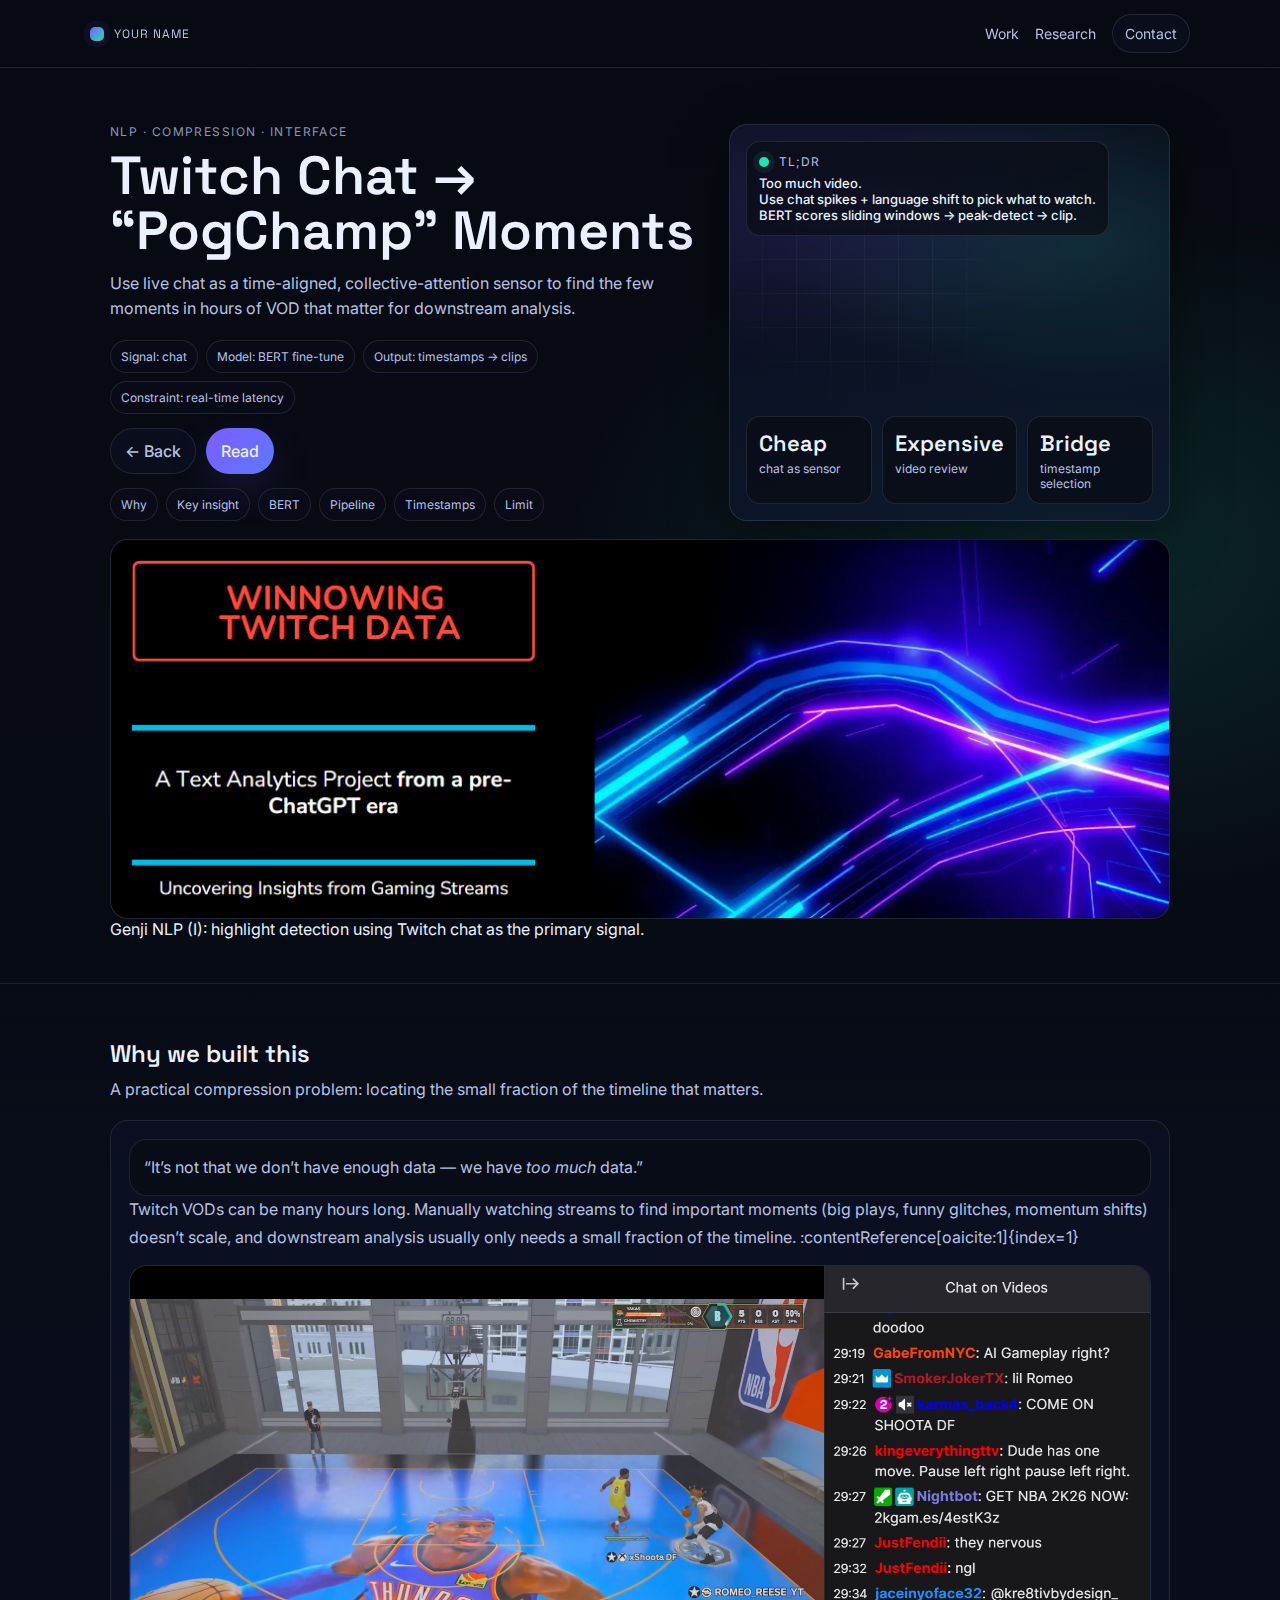
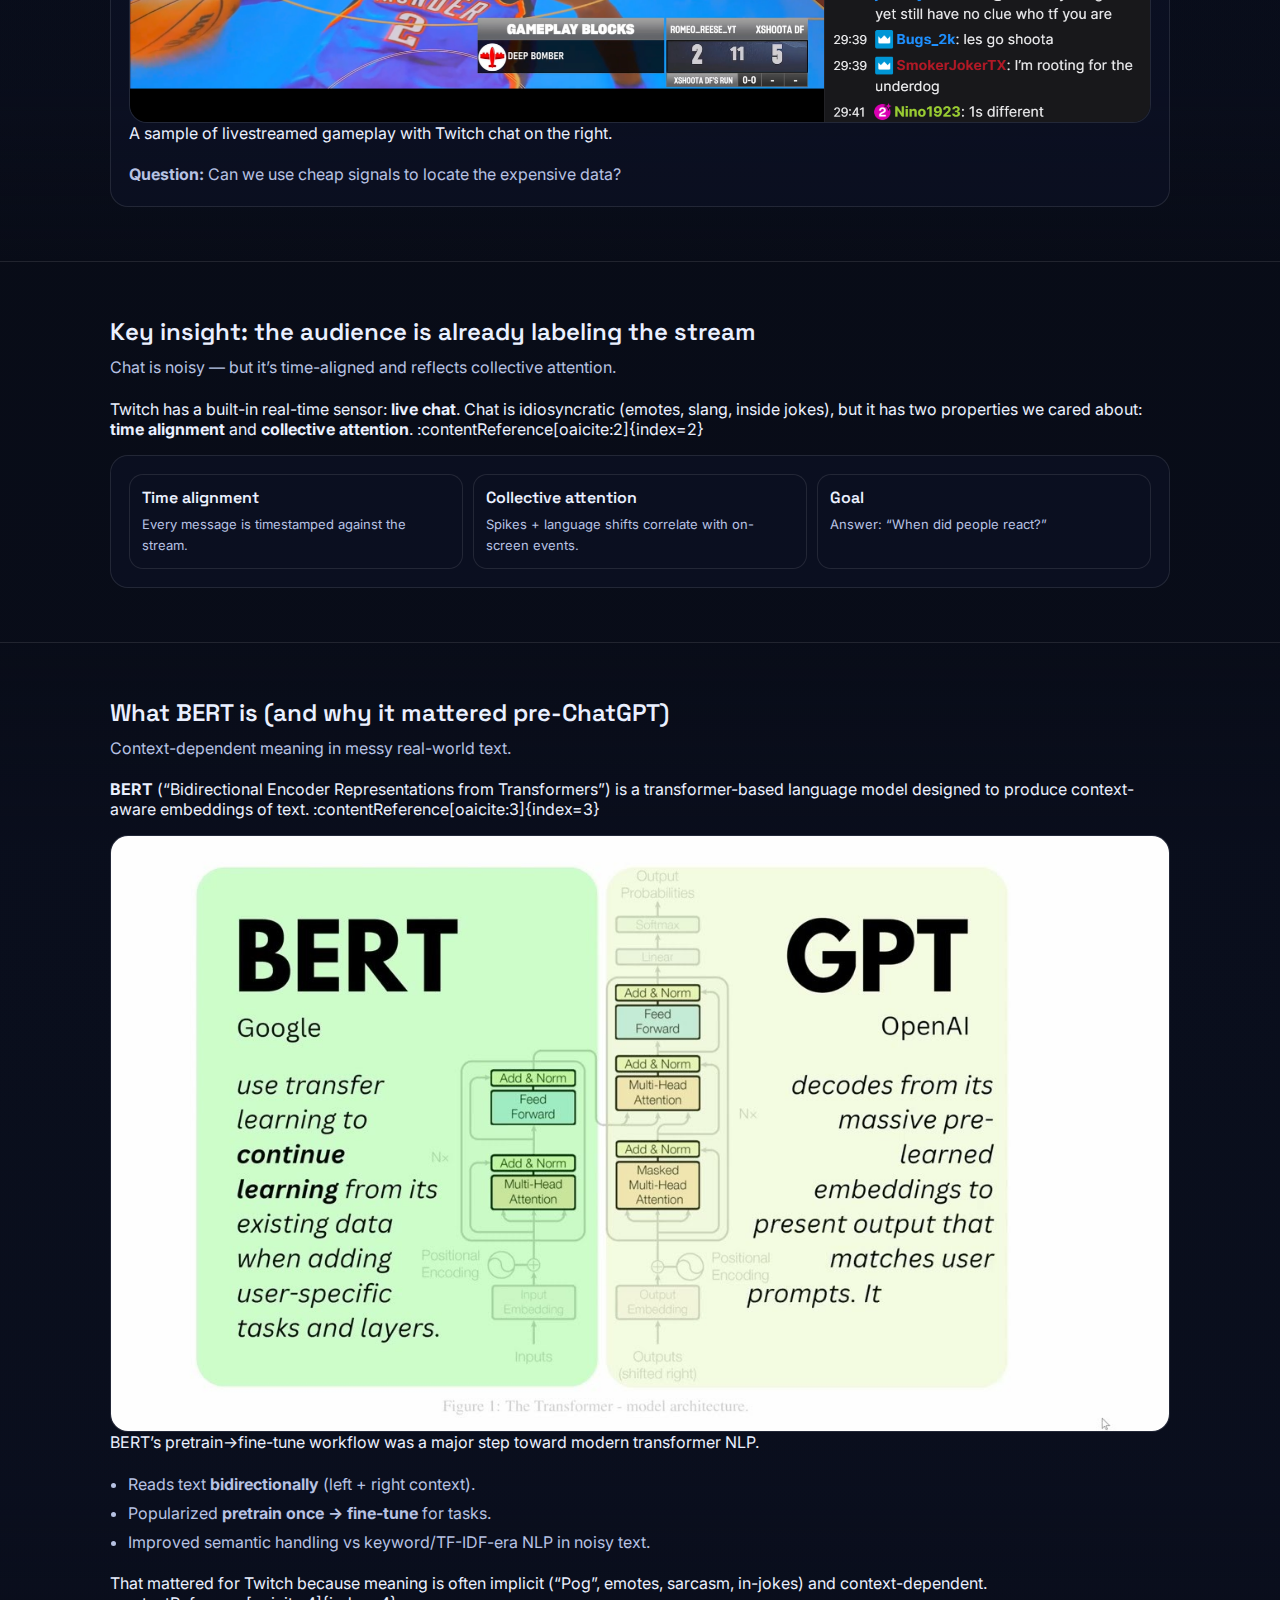
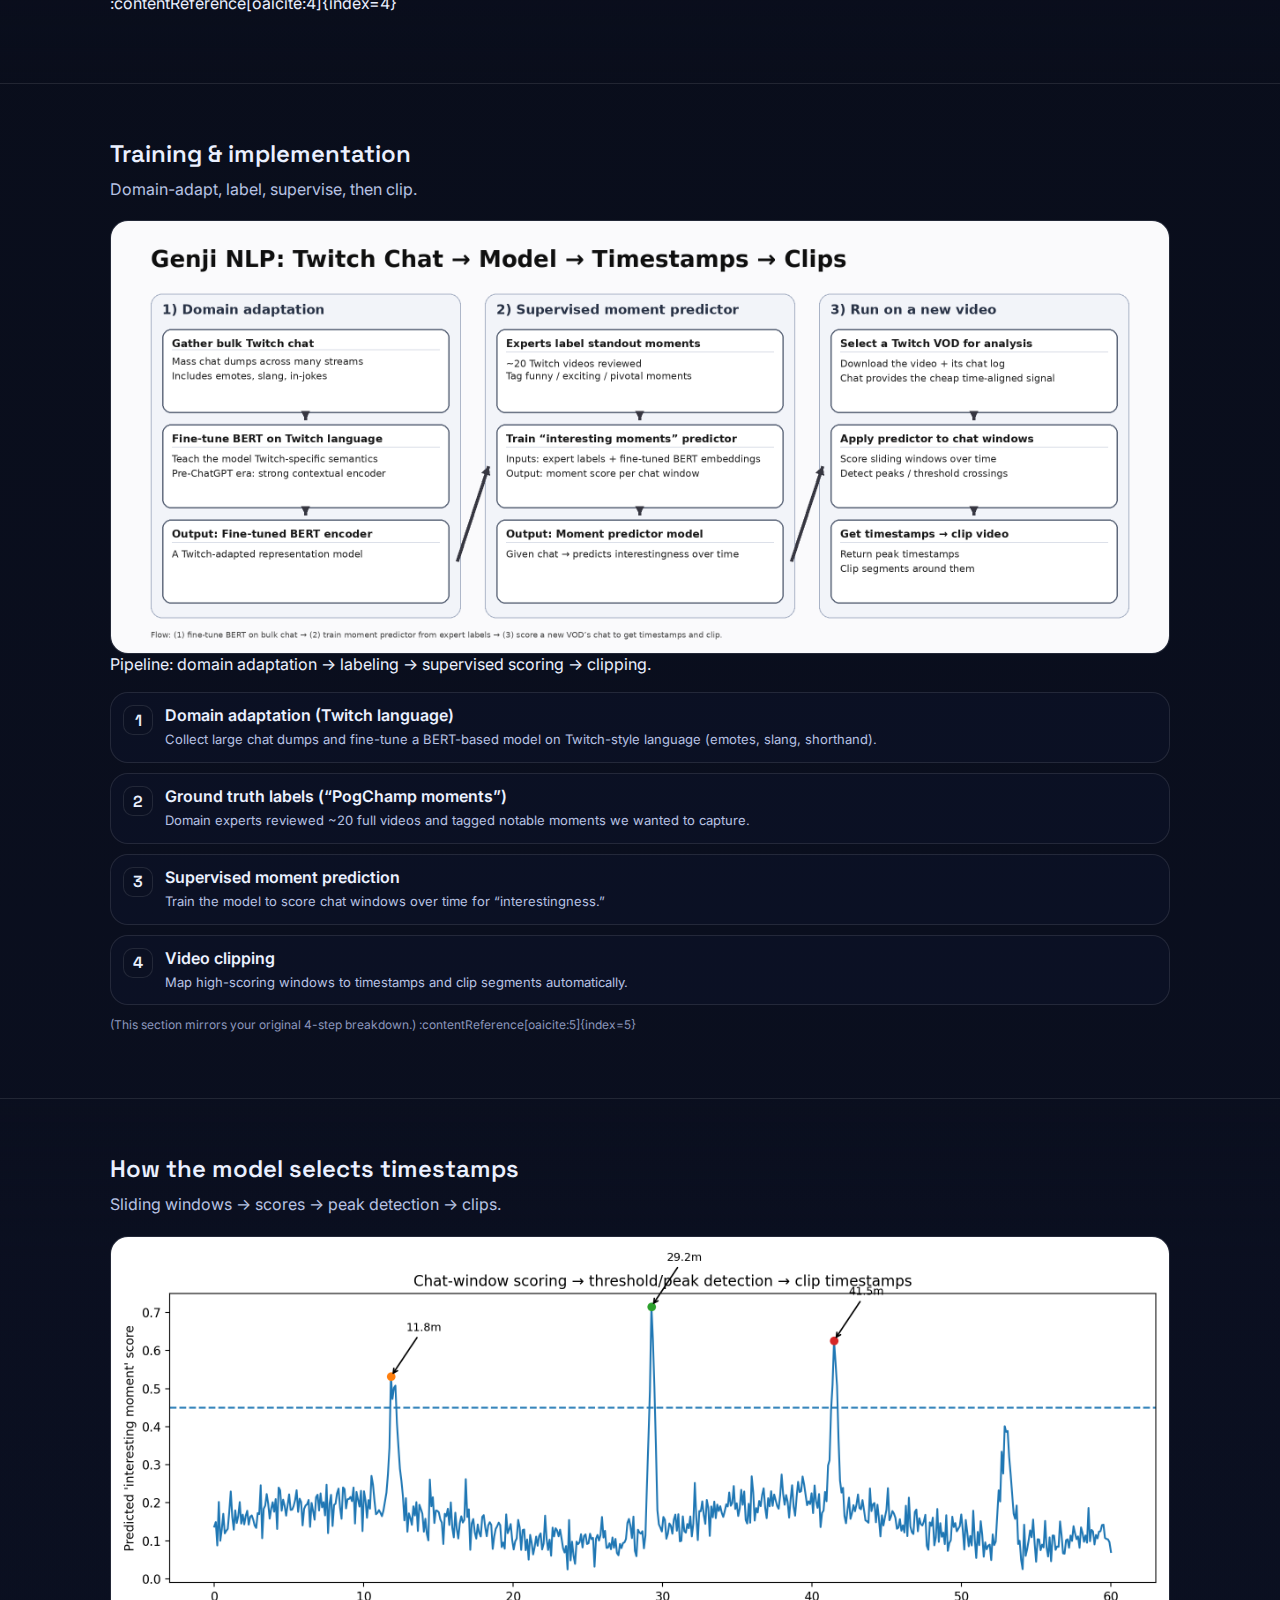
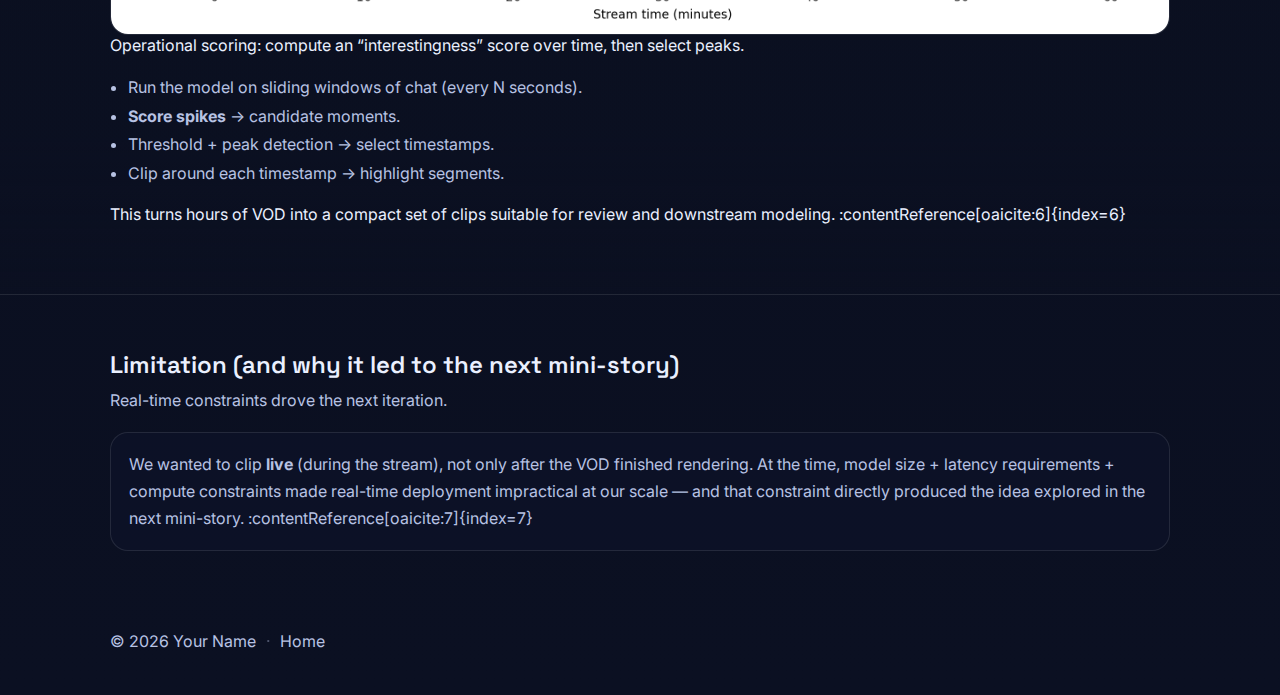
<file: stories/twitchchat/index.html>
<!doctype html>
<html lang="en">
<head>
  <meta charset="utf-8" />
  <meta name="viewport" content="width=device-width,initial-scale=1" />
  <title>Genji NLP (I) — Twitch Chat → “PogChamp” Moments</title>
  <meta name="description" content="BERT-based highlight detection: use Twitch chat as a cheap sensor to locate expensive video segments." />

  <link rel="preconnect" href="https://fonts.googleapis.com">
  <link rel="preconnect" href="https://fonts.gstatic.com" crossorigin>
  <link href="https://fonts.googleapis.com/css2?family=Space+Grotesk:wght@400;500;600&family=Inter:wght@400;500;600&display=swap" rel="stylesheet">

  <link rel="stylesheet" href="../../styles.css" />
</head>

<body>
  <header class="topbar">
    <div class="wrap topbar__inner">
      <a class="brand" href="../../">
        <span class="brand__mark"></span>
        <span class="brand__text">YOUR NAME</span>
      </a>
      <nav class="nav">
        <a href="../../#work">Work</a>
        <a href="../../#research">Research</a>
        <a class="nav__cta" href="../../#contact">Contact</a>
      </nav>
    </div>
  </header>

  <main>
    <!-- HERO -->
    <section class="hero">
      <div class="wrap hero__inner">
        <div class="hero__copy">
          <p class="kicker">NLP · Compression · Interface</p>
          <h1 class="hero__title">Twitch Chat → “PogChamp” Moments</h1>
          <p class="hero__lede">
            Use live chat as a time-aligned, collective-attention sensor to find the few moments in hours of VOD
            that matter for downstream analysis.
          </p>

          <div class="chips">
            <span class="chip">Signal: chat</span>
            <span class="chip">Model: BERT fine-tune</span>
            <span class="chip">Output: timestamps → clips</span>
            <span class="chip">Constraint: real-time latency</span>
          </div>

          <div class="hero__actions" style="margin-top:14px">
            <a class="btn btn--ghost" href="../../#work">← Back</a>
            <a class="btn btn--primary" href="#why">Read</a>
          </div>

          <div class="toc">
            <a class="toc__item" href="#why">Why</a>
            <a class="toc__item" href="#insight">Key insight</a>
            <a class="toc__item" href="#bert">BERT</a>
            <a class="toc__item" href="#pipeline">Pipeline</a>
            <a class="toc__item" href="#timestamps">Timestamps</a>
            <a class="toc__item" href="#limits">Limit</a>
          </div>
        </div>

        <div class="hero__panel">
          <div class="panel__grid"></div>

          <div class="panel__badge">
            <div class="badge__row">
              <span class="dot"></span>
              <span class="badge__label">TL;DR</span>
            </div>
            <p class="badge__text">
              Too much video.<br/>
              Use chat spikes + language shift to pick what to watch.<br/>
              BERT scores sliding windows → peak-detect → clip.
            </p>
          </div>

          <div class="panel__stats">
            <div class="stat">
              <div class="stat__num">Cheap</div>
              <div class="stat__label">chat as sensor</div>
            </div>
            <div class="stat">
              <div class="stat__num">Expensive</div>
              <div class="stat__label">video review</div>
            </div>
            <div class="stat">
              <div class="stat__num">Bridge</div>
              <div class="stat__label">timestamp selection</div>
            </div>
          </div>
        </div>
      </div>

      <div class="wrap" style="margin-top:18px">
        <figure class="figure">
          <img src="../../assets/img/twitch_banner.png" alt="Twitch highlight detection banner" />
          <figcaption>Genji NLP (I): highlight detection using Twitch chat as the primary signal.</figcaption>
        </figure>
      </div>
    </section>

    <!-- WHY -->
    <section id="why" class="section section--alt">
      <div class="wrap">
        <div class="section__head">
          <h2>Why we built this</h2>
          <p>A practical compression problem: locating the small fraction of the timeline that matters.</p>
        </div>

        <div class="panel prose">
          <p class="quote">
            “It’s not that we don’t have enough data — we have <em>too much</em> data.”
          </p>

          <p>
            Twitch VODs can be many hours long. Manually watching streams to find important moments
            (big plays, funny glitches, momentum shifts) doesn’t scale, and downstream analysis usually
            only needs a small fraction of the timeline. :contentReference[oaicite:1]{index=1}
          </p>

          <figure class="figure">
            <img src="../../assets/img/2k_chat.png" alt="Twitch chat reacting to gameplay" />
            <figcaption>A sample of livestreamed gameplay with Twitch chat on the right.</figcaption>
          </figure>

          <p class="callout">
            <strong>Question:</strong> Can we use cheap signals to locate the expensive data?
          </p>
        </div>
      </div>
    </section>

    <!-- INSIGHT -->
    <section id="insight" class="section">
      <div class="wrap">
        <div class="section__head">
          <h2>Key insight: the audience is already labeling the stream</h2>
          <p>Chat is noisy — but it’s time-aligned and reflects collective attention.</p>
        </div>

        <div class="prose">
          <p>
            Twitch has a built-in real-time sensor: <strong>live chat</strong>. Chat is idiosyncratic (emotes, slang, inside jokes),
            but it has two properties we cared about: <strong>time alignment</strong> and <strong>collective attention</strong>. :contentReference[oaicite:2]{index=2}
          </p>

          <div class="panel">
            <div class="kpi-grid">
              <div class="kpi">
                <div class="kpi__title">Time alignment</div>
                <div class="kpi__text">Every message is timestamped against the stream.</div>
              </div>
              <div class="kpi">
                <div class="kpi__title">Collective attention</div>
                <div class="kpi__text">Spikes + language shifts correlate with on-screen events.</div>
              </div>
              <div class="kpi">
                <div class="kpi__title">Goal</div>
                <div class="kpi__text">Answer: “When did people react?”</div>
              </div>
            </div>
          </div>
        </div>
      </div>
    </section>

    <!-- BERT -->
    <section id="bert" class="section section--alt">
      <div class="wrap">
        <div class="section__head">
          <h2>What BERT is (and why it mattered pre-ChatGPT)</h2>
          <p>Context-dependent meaning in messy real-world text.</p>
        </div>

        <div class="prose">
          <p>
            <strong>BERT</strong> (“Bidirectional Encoder Representations from Transformers”) is a transformer-based language model designed
            to produce context-aware embeddings of text. :contentReference[oaicite:3]{index=3}
          </p>

          <figure class="figure">
            <img src="../../assets/img/bert-split-transformer.jpeg" alt="BERT vs ChatGPT illustration" />
            <figcaption>BERT’s pretrain→fine-tune workflow was a major step toward modern transformer NLP.</figcaption>
          </figure>

          <ul class="list">
            <li>Reads text <strong>bidirectionally</strong> (left + right context).</li>
            <li>Popularized <strong>pretrain once → fine-tune</strong> for tasks.</li>
            <li>Improved semantic handling vs keyword/TF-IDF-era NLP in noisy text.</li>
          </ul>

          <p>
            That mattered for Twitch because meaning is often implicit (“Pog”, emotes, sarcasm, in-jokes) and context-dependent. :contentReference[oaicite:4]{index=4}
          </p>
        </div>
      </div>
    </section>

    <!-- PIPELINE -->
    <section id="pipeline" class="section">
      <div class="wrap">
        <div class="section__head">
          <h2>Training & implementation</h2>
          <p>Domain-adapt, label, supervise, then clip.</p>
        </div>

        <div class="prose">
          <figure class="figure">
            <img src="../../assets/img/genji_bert_pipeline.png" alt="Training and implementation sequence diagram" />
            <figcaption>Pipeline: domain adaptation → labeling → supervised scoring → clipping.</figcaption>
          </figure>

          <div class="steps">
            <div class="step">
              <div class="step__num">1</div>
              <div class="step__body">
                <div class="step__title">Domain adaptation (Twitch language)</div>
                <div class="step__text">Collect large chat dumps and fine-tune a BERT-based model on Twitch-style language (emotes, slang, shorthand).</div>
              </div>
            </div>

            <div class="step">
              <div class="step__num">2</div>
              <div class="step__body">
                <div class="step__title">Ground truth labels (“PogChamp moments”)</div>
                <div class="step__text">Domain experts reviewed ~20 full videos and tagged notable moments we wanted to capture.</div>
              </div>
            </div>

            <div class="step">
              <div class="step__num">3</div>
              <div class="step__body">
                <div class="step__title">Supervised moment prediction</div>
                <div class="step__text">Train the model to score chat windows over time for “interestingness.”</div>
              </div>
            </div>

            <div class="step">
              <div class="step__num">4</div>
              <div class="step__body">
                <div class="step__title">Video clipping</div>
                <div class="step__text">Map high-scoring windows to timestamps and clip segments automatically.</div>
              </div>
            </div>
          </div>

          <p class="mini">
            (This section mirrors your original 4-step breakdown.) :contentReference[oaicite:5]{index=5}
          </p>
        </div>
      </div>
    </section>

    <!-- TIMESTAMPS -->
    <section id="timestamps" class="section section--alt">
      <div class="wrap">
        <div class="section__head">
          <h2>How the model selects timestamps</h2>
          <p>Sliding windows → scores → peak detection → clips.</p>
        </div>

        <div class="prose">
          <figure class="figure">
            <img src="../../assets/img/genji_timestamp_scoring.png" alt="Scoring chat windows to choose clip timestamps" />
            <figcaption>Operational scoring: compute an “interestingness” score over time, then select peaks.</figcaption>
          </figure>

          <ul class="list">
            <li>Run the model on sliding windows of chat (every N seconds).</li>
            <li><strong>Score spikes</strong> → candidate moments.</li>
            <li>Threshold + peak detection → select timestamps.</li>
            <li>Clip around each timestamp → highlight segments.</li>
          </ul>

          <p>
            This turns hours of VOD into a compact set of clips suitable for review and downstream modeling. :contentReference[oaicite:6]{index=6}
          </p>
        </div>
      </div>
    </section>

    <!-- LIMITS -->
    <section id="limits" class="section">
      <div class="wrap">
        <div class="section__head">
          <h2>Limitation (and why it led to the next mini-story)</h2>
          <p>Real-time constraints drove the next iteration.</p>
        </div>

        <div class="panel prose">
          <p>
            We wanted to clip <strong>live</strong> (during the stream), not only after the VOD finished rendering.
            At the time, model size + latency requirements + compute constraints made real-time deployment impractical
            at our scale — and that constraint directly produced the idea explored in the next mini-story. :contentReference[oaicite:7]{index=7}
          </p>
        </div>
      </div>
    </section>

    <footer class="footer">
      <div class="wrap footer__inner">
        <span>© <span id="y"></span> Your Name</span>
        <span class="footer__sep">·</span>
        <a href="../../">Home</a>
      </div>
    </footer>
  </main>

  <script src="../../script.js"></script>
</body>
</html>
</file>
<file: styles.css>
:root{
  --bg: #070A12;
  --bg2:#0B1022;
  --card:#0F1630cc;
  --line:#ffffff1a;
  --text:#EAF0FF;
  --muted:#B7C2E3;
  --faint:#8C97BD;

  --accent:#7C5CFF;
  --accent2:#20E3B2;
  --danger:#ff4d6d;

  --radius: 18px;
  --shadow: 0 20px 60px #00000066;

  --font-sans: Inter, system-ui, -apple-system, Segoe UI, Roboto, Arial, sans-serif;
  --font-display: "Space Grotesk", var(--font-sans);

  --wrap: 1100px;
}

*{ box-sizing:border-box; }
html{ scroll-behavior:smooth; }
body{
  margin:0;
  font-family: var(--font-sans);
  color: var(--text);
  background:
    radial-gradient(1100px 700px at 18% -10%, #7C5CFF22 0%, transparent 60%),
    radial-gradient(900px 600px at 85% 10%, #20E3B222 0%, transparent 58%),
    radial-gradient(800px 600px at 50% 120%, #7C5CFF18 0%, transparent 60%),
    linear-gradient(180deg, var(--bg) 0%, var(--bg2) 100%);
}

a{ color:inherit; text-decoration:none; }
.wrap{ max-width: var(--wrap); margin:0 auto; padding: 0 20px; }

.skip{
  position:absolute; left:-999px; top:auto;
  width:1px; height:1px; overflow:hidden;
}
.skip:focus{
  left:20px; top:20px; width:auto; height:auto;
  padding:10px 12px; border:1px solid var(--line);
  background:#0b1022; border-radius:12px;
  z-index:9999;
}

/* Topbar */
.topbar{
  position:sticky; top:0; z-index:50;
  backdrop-filter: blur(10px);
  background: #070A12aa;
  border-bottom:1px solid var(--line);
}
.topbar__inner{
  display:flex; align-items:center; justify-content:space-between;
  padding:14px 0;
}
.brand{ display:flex; align-items:center; gap:10px; }
.brand__mark{
  width:14px; height:14px; border-radius:5px;
  background: linear-gradient(135deg, var(--accent), var(--accent2));
  box-shadow: 0 0 0 6px #7C5CFF12;
}
.brand__text{
  font-family: var(--font-display);
  letter-spacing: .08em;
  font-size: 12px;
  color: var(--muted);
}

.nav{ display:flex; gap:16px; align-items:center; }
.nav a{ color: var(--muted); font-size: 14px; }
.nav a:hover{ color: var(--text); }
.nav__cta{
  padding:10px 12px;
  border-radius: 999px;
  border:1px solid var(--line);
  background: #0f163055;
}

/* Hero */
.hero{ padding: 56px 0 26px; }
.hero__inner{
  display:grid;
  grid-template-columns: 1.15fr .85fr;
  gap:22px;
  align-items:stretch;
}
.kicker{
  margin:0 0 10px;
  font-size: 12px;
  letter-spacing: .12em;
  text-transform: uppercase;
  color: var(--faint);
}
.hero__title{
  font-family: var(--font-display);
  font-weight: 600;
  font-size: clamp(38px, 4.2vw, 58px);
  line-height: 1.02;
  margin: 0 0 12px;
}
.glow{
  background: linear-gradient(135deg, var(--accent), var(--accent2));
  -webkit-background-clip:text;
  background-clip:text;
  color: transparent;
}
.hero__lede{
  margin:0 0 18px;
  color: var(--muted);
  font-size: 16px;
  line-height: 1.6;
  max-width: 56ch;
}
.hero__actions{ display:flex; gap:10px; flex-wrap:wrap; margin-bottom:14px; }

.btn{
  display:inline-flex; align-items:center; justify-content:center;
  gap:10px;
  padding:12px 14px;
  border-radius: 999px;
  border:1px solid var(--line);
  background: #0f163055;
  color: var(--text);
  font-weight: 500;
}
.btn:hover{ transform: translateY(-1px); transition: 160ms ease; }
.btn--primary{
  border-color: transparent;
  background: linear-gradient(135deg, var(--accent), #5e78ff);
  box-shadow: 0 14px 40px #7C5CFF25;
}
.btn--ghost{ color: var(--muted); }
.btn--ghost:hover{ color: var(--text); }

.chips{ display:flex; gap:8px; flex-wrap:wrap; }
.chip{
  font-size: 12px;
  padding: 8px 10px;
  border-radius: 999px;
  border:1px solid var(--line);
  background: #0b102255;
  color: var(--muted);
}

/* Right hero panel */
.hero__panel{
  position:relative;
  overflow:hidden;
  border-radius: var(--radius);
  border:1px solid var(--line);
  background:
    radial-gradient(600px 250px at 20% 20%, #7C5CFF26 0%, transparent 60%),
    radial-gradient(520px 260px at 80% 30%, #20E3B220 0%, transparent 58%),
    linear-gradient(180deg, #0b1022aa 0%, #0f1630aa 100%);
  box-shadow: var(--shadow);
  min-height: 320px;
}
.panel__grid{
  position:absolute; inset:-2px;
  background-image:
    linear-gradient(to right, #ffffff10 1px, transparent 1px),
    linear-gradient(to bottom, #ffffff10 1px, transparent 1px);
  background-size: 34px 34px;
  mask-image: radial-gradient(200px 160px at 30% 40%, #000 30%, transparent 80%);
  opacity:.7;
}
.panel__badge{
  position:absolute; top:16px; left:16px;
  padding:12px 12px;
  border-radius: 14px;
  border:1px solid var(--line);
  background: #070A12aa;
}
.badge__row{ display:flex; align-items:center; gap:10px; margin-bottom:6px; }
.dot{
  width:10px; height:10px; border-radius:99px;
  background: var(--accent2);
  box-shadow: 0 0 0 6px #20E3B215;
}
.badge__label{ font-size:12px; color: var(--muted); letter-spacing:.08em; text-transform:uppercase; }
.badge__text{ margin:0; color: var(--text); font-weight:500; font-size:13px; }

.panel__stats{
  position:absolute; left:16px; right:16px; bottom:16px;
  display:grid; grid-template-columns: repeat(3, 1fr);
  gap:10px;
}
.stat{
  border:1px solid var(--line);
  border-radius: 14px;
  background:#070A12aa;
  padding:12px;
}
.stat__num{
  font-family: var(--font-display);
  font-weight:600;
  font-size: 22px;
}
.stat__label{
  margin-top:4px;
  font-size: 12px;
  color: var(--muted);
}

/* Sections */
.section{ padding: 54px 0; }
.section--alt{
  background: linear-gradient(180deg, transparent 0%, #0b102255 20%, #0b102255 80%, transparent 100%);
  border-top: 1px solid var(--line);
  border-bottom: 1px solid var(--line);
}
.section__head{ margin-bottom: 18px; }
.section__head h2{
  margin:0 0 8px;
  font-family: var(--font-display);
  font-weight: 600;
  font-size: 24px;
}
.section__head p{ margin:0; color: var(--muted); line-height:1.6; }

.grid{ display:grid; gap:14px; }
.cards{ grid-template-columns: repeat(3, 1fr); }
.two{ grid-template-columns: 1fr 1fr; }

.card{
  border:1px solid var(--line);
  border-radius: var(--radius);
  padding:16px;
  background: var(--card);
  box-shadow: 0 10px 30px #00000033;
  transition: transform 180ms ease, border-color 180ms ease;
}
.card:hover{ transform: translateY(-3px); border-color: #ffffff33; }
.card__top{
  display:flex; justify-content:space-between; align-items:center;
  margin-bottom:10px;
}
.tag{
  font-size: 12px;
  padding: 6px 9px;
  border-radius: 999px;
  border:1px solid var(--line);
  color: var(--muted);
  background: #0b102255;
}
.meta{ font-size: 12px; color: var(--faint); }
.card h3{
  margin:0 0 8px;
  font-family: var(--font-display);
  font-weight:600;
  font-size: 18px;
}
.card p{ margin:0 0 10px; color: var(--muted); line-height:1.6; }
.card__actions{ display:flex; align-items:center; gap:10px; }
.link{ color: var(--text); font-weight: 500; }
.link:hover{ text-decoration: underline; }
.hint{ color: var(--faint); font-size:12px; }

.panel{
  border:1px solid var(--line);
  border-radius: var(--radius);
  padding:18px;
  background: #0f163055;
}
.panel h3{
  margin:0 0 8px;
  font-family: var(--font-display);
  font-weight:600;
}
.panel p{ margin:0; color: var(--muted); line-height:1.7; }

.list{ margin:0; padding-left: 18px; color: var(--muted); line-height:1.8; }

.stack{ display:flex; flex-direction:column; gap:10px; }
.row{
  display:flex; justify-content:space-between; align-items:center;
  padding:14px 16px;
  border-radius: var(--radius);
  border:1px solid var(--line);
  background: #0f163055;
}
.row:hover{ border-color:#ffffff33; }
.row__title{ font-weight: 600; }
.row__meta{ color: var(--muted); font-size: 13px; margin-top:4px; }
.row__arrow{ color: var(--muted); font-size: 18px; }

/* CTA */
.cta{
  border:1px solid var(--line);
  border-radius: calc(var(--radius) + 6px);
  padding:22px;
  background:
    radial-gradient(700px 220px at 20% 10%, #7C5CFF1f 0%, transparent 60%),
    radial-gradient(700px 220px at 80% 20%, #20E3B21a 0%, transparent 60%),
    #0f163055;
  box-shadow: var(--shadow);
}
.cta h2{
  margin:0 0 8px;
  font-family: var(--font-display);
}
.cta p{ margin:0 0 14px; color: var(--muted); }
.cta__actions{ display:flex; gap:10px; flex-wrap:wrap; }

/* Footer */
.footer{ padding: 26px 0 44px; color: var(--muted); }
.footer__inner{ display:flex; gap:10px; align-items:center; }
.footer__sep{ opacity:.4; }

/* Reveal animation */
.reveal{ opacity:0; transform: translateY(10px); }
.reveal.is-visible{ opacity:1; transform: translateY(0); transition: 520ms ease; }

/* Responsive */
@media (max-width: 980px){
  .hero__inner{ grid-template-columns: 1fr; }
  .cards{ grid-template-columns: 1fr; }
  .two{ grid-template-columns: 1fr; }
  .nav{ gap:12px; }
}
@media (max-width: 560px){
  .nav a{ display:none; }
  .nav .nav__cta{ display:inline-flex; }
}


/* Small table-of-contents chips */
.toc{ display:flex; flex-wrap:wrap; gap:8px; margin-top:14px; }
.toc__item{
  font-size: 12px;
  padding: 8px 10px;
  border-radius: 999px;
  border:1px solid var(--line);
  background:#0b102255;
  color: var(--muted);
}
.toc__item:hover{ color: var(--text); border-color:#ffffff33; }

/* Quote block */
.quote{
  margin: 0 0 14px;
  padding: 14px 14px;
  border-radius: var(--radius);
  border: 1px solid var(--line);
  background: #070A12aa;
  color: var(--text);
}

/* KPI grid */
.kpi-grid{ display:grid; grid-template-columns: repeat(3, 1fr); gap:10px; }
.kpi{
  border:1px solid var(--line);
  border-radius: 14px;
  background:#0b102255;
  padding:12px;
}
.kpi__title{ font-family: var(--font-display); font-weight:600; margin-bottom:6px; }
.kpi__text{ color: var(--muted); line-height:1.6; font-size: 13px; }

/* Steps */
.steps{ display:flex; flex-direction:column; gap:10px; }
.step{
  display:flex; gap:12px; align-items:flex-start;
  border:1px solid var(--line);
  border-radius: var(--radius);
  background:#0f163055;
  padding:12px;
}
.step__num{
  width:30px; height:30px; border-radius: 10px;
  display:flex; align-items:center; justify-content:center;
  background: #0b1022;
  border:1px solid var(--line);
  font-family: var(--font-display);
  font-weight:600;
}
.step__title{ font-weight:600; margin-bottom:4px; }
.step__text{ color: var(--muted); line-height:1.6; font-size: 13px; }

.mini{ color: var(--faint); font-size: 12px; }

@media (max-width: 980px){
  .kpi-grid{ grid-template-columns: 1fr; }
}

/* Image framing utilities */
.figure { margin: 14px 0 18px; }

/* Default: keep natural proportions */
.figure img{
  width: 100%;
  height: auto;
  display: block;
  border-radius: var(--radius);
  border: 1px solid var(--line);
  background: #0b1022;
}

/* Make a figure narrower than the wrap (nice for long pages) */
.figure--narrow{
  max-width: 860px;
  margin-left: auto;
  margin-right: auto;
}

/* Consistent “portfolio frame” (crops edges if needed) */
.figure--frame img{
  width: 100%;
  aspect-ratio: 16 / 9;
  height: auto;           /* aspect-ratio sets the height */
  object-fit: cover;      /* crop to fill the frame */
}

/* For diagrams/screenshots where you must see the whole image */
.figure--contain img{
  width: 100%;
  height: cl
</file>
